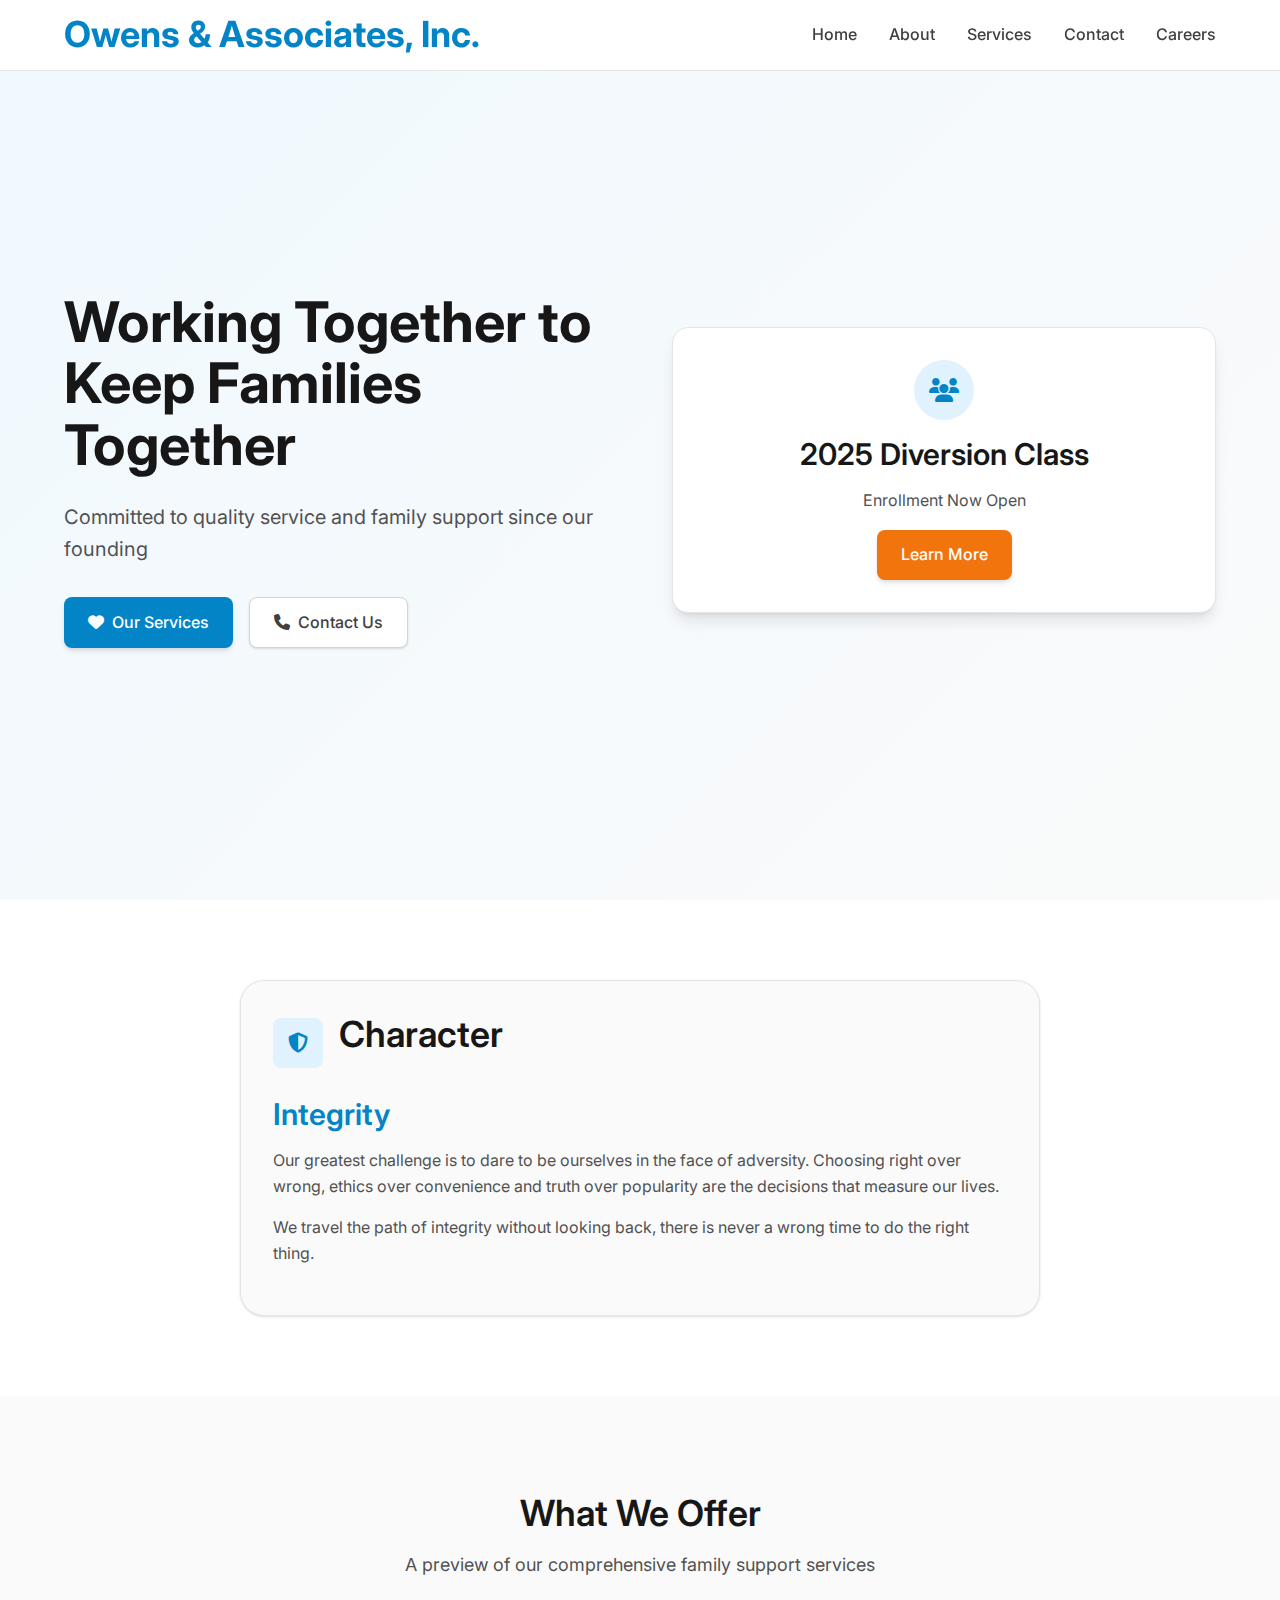
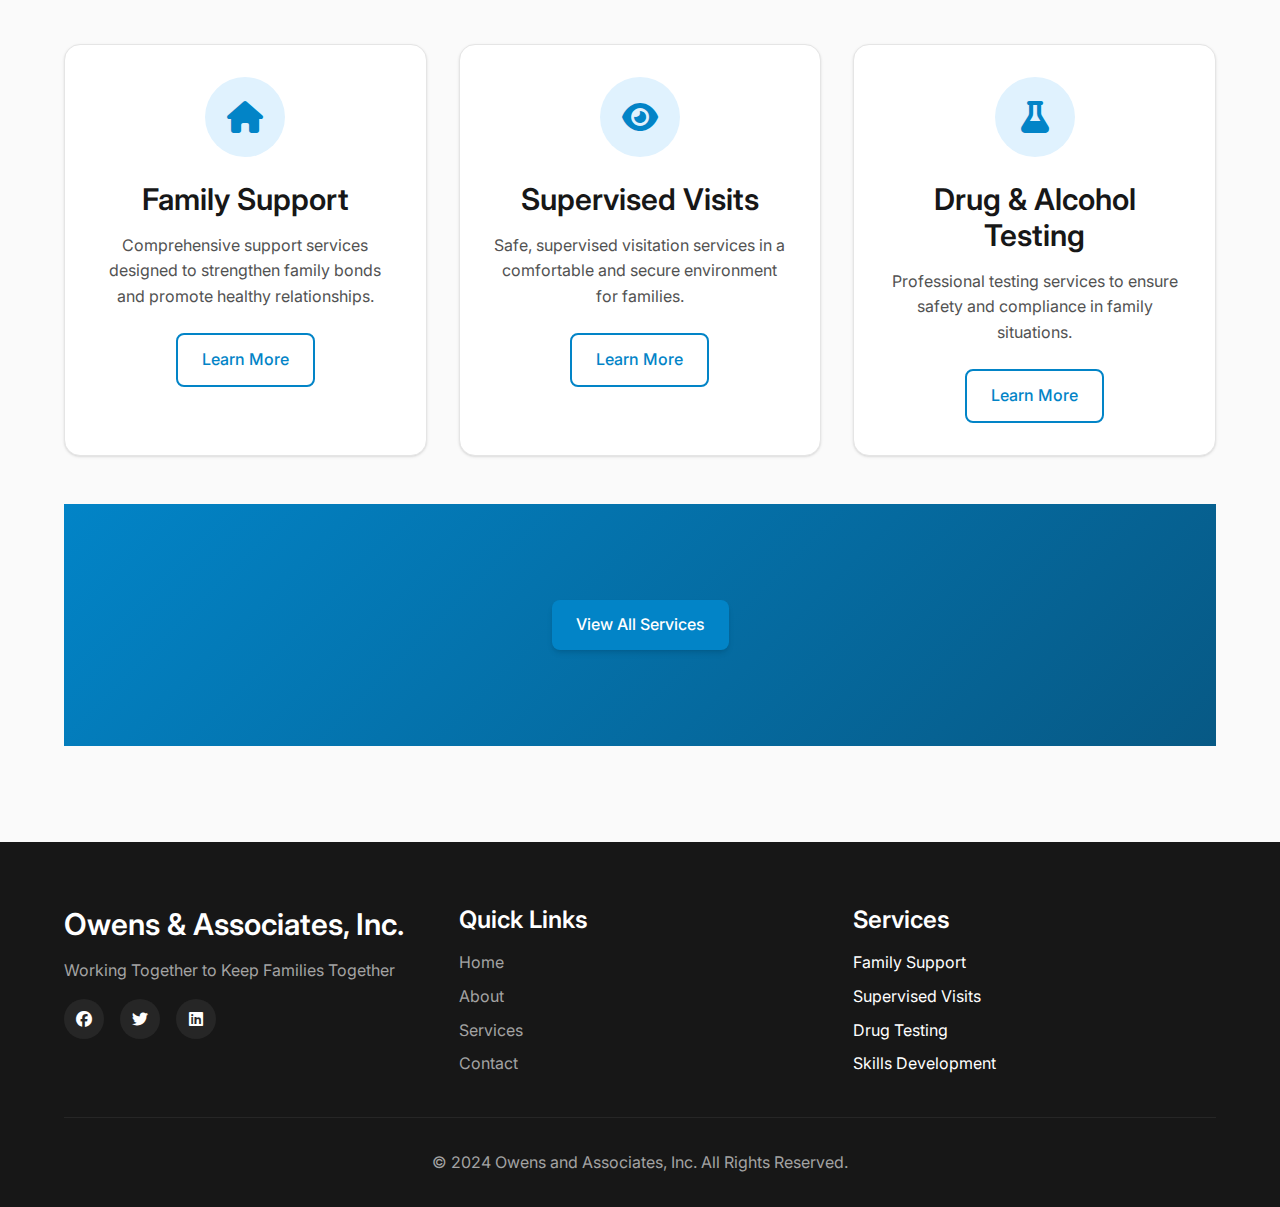
<file: index.html>
<!DOCTYPE html>
<html lang="en">
<head>
    <meta charset="UTF-8">
    <meta name="viewport" content="width=device-width, initial-scale=1.0">
    <title>Home - Owens and Associates, Inc.</title>
    <link rel="stylesheet" href="styles.css">
    <link rel="preconnect" href="https://fonts.googleapis.com">
    <link rel="preconnect" href="https://fonts.gstatic.com" crossorigin>
    <link href="https://fonts.googleapis.com/css2?family=Inter:wght@300;400;500;600;700&display=swap" rel="stylesheet">
    <link rel="stylesheet" href="https://cdnjs.cloudflare.com/ajax/libs/font-awesome/6.4.0/css/all.min.css">
</head>
<body>
    <!-- Navigation -->
    <nav class="navbar">
        <div class="nav-container">
            <div class="nav-logo">
                <h2>Owens & Associates, Inc.</h2>
            </div>
            <ul class="nav-menu">
                <li><a href="index.html" class="nav-link">Home</a></li>
                <li><a href="about.html" class="nav-link">About</a></li>
                <li><a href="services.html" class="nav-link">Services</a></li>
                <li><a href="contact.html" class="nav-link">Contact</a></li>
                <li><a href="careers.html" class="nav-link">Careers</a></li>
            </ul>
            <div class="hamburger">
                <span class="bar"></span>
                <span class="bar"></span>
                <span class="bar"></span>
            </div>
        </div>
    </nav>

    <!-- Hero Section -->
    <section id="home" class="hero">
        <div class="hero-container">
            <div class="hero-content">
                <h1 class="hero-title">Working Together to Keep Families Together</h1>
                <p class="hero-subtitle">Committed to quality service and family support since our founding</p>
                <div class="hero-cta">
                    <a href="services.html" class="btn btn-primary">
                        <i class="fas fa-heart"></i>
                        Our Services
                    </a>
                    <a href="contact.html" class="btn btn-secondary">
                        <i class="fas fa-phone"></i>
                        Contact Us
                    </a>
                </div>
            </div>
            <div class="hero-visual">
                <div class="hero-card">
                    <div class="card-icon">
                        <i class="fas fa-users"></i>
                    </div>
                    <h3>2025 Diversion Class</h3>
                    <p>Enrollment Now Open</p>
                    <a href="services.html" class="btn btn-accent">Learn More</a>
                </div>
            </div>
        </div>
    </section>

    <!-- Character Section -->
    <section class="character-section">
        <div class="container">
            <div class="character-grid">
                <div class="character-card">
                    <div class="card-header">
                        <div class="icon-container">
                            <i class="fas fa-shield-alt"></i>
                        </div>
                        <h2>Character</h2>
                    </div>
                    <div class="card-content">
                        <h3>Integrity</h3>
                        <p>Our greatest challenge is to dare to be ourselves in the face of adversity. Choosing right over wrong, ethics over convenience and truth over popularity are the decisions that measure our lives.</p>
                        <p>We travel the path of integrity without looking back, there is never a wrong time to do the right thing.</p>
                    </div>
                </div>
            </div>
        </div>
    </section>

    <!-- Featured Services Preview -->
    <section class="featured-services">
        <div class="container">
            <div class="section-header">
                <h2>What We Offer</h2>
                <p>A preview of our comprehensive family support services</p>
            </div>
            <div class="services-preview">
                <div class="service-preview-card">
                    <div class="service-icon">
                        <i class="fas fa-home"></i>
                    </div>
                    <h3>Family Support</h3>
                    <p>Comprehensive support services designed to strengthen family bonds and promote healthy relationships.</p>
                    <a href="services.html#family-support" class="btn btn-outline">Learn More</a>
                </div>
                <div class="service-preview-card">
                    <div class="service-icon">
                        <i class="fas fa-eye"></i>
                    </div>
                    <h3>Supervised Visits</h3>
                    <p>Safe, supervised visitation services in a comfortable and secure environment for families.</p>
                    <a href="services.html#supervised-visits" class="btn btn-outline">Learn More</a>
                </div>
                <div class="service-preview-card">
                    <div class="service-icon">
                        <i class="fas fa-flask"></i>
                    </div>
                    <h3>Drug & Alcohol Testing</h3>
                    <p>Professional testing services to ensure safety and compliance in family situations.</p>
                    <a href="services.html#drug-testing" class="btn btn-outline">Learn More</a>
                </div>
            </div>
            <div class="cta-section">
                <a href="services.html" class="btn btn-primary">View All Services</a>
            </div>
        </div>
    </section>

    <!-- Footer -->
    <footer class="footer">
        <div class="container">
            <div class="footer-content">
                <div class="footer-section">
                    <h3>Owens & Associates, Inc.</h3>
                    <p>Working Together to Keep Families Together</p>
                    <div class="social-links">
                        <a href="#" class="social-link"><i class="fab fa-facebook"></i></a>
                        <a href="#" class="social-link"><i class="fab fa-twitter"></i></a>
                        <a href="#" class="social-link"><i class="fab fa-linkedin"></i></a>
                    </div>
                </div>
                <div class="footer-section">
                    <h4>Quick Links</h4>
                    <ul>
                        <li><a href="index.html">Home</a></li>
                        <li><a href="about.html">About</a></li>
                        <li><a href="services.html">Services</a></li>
                        <li><a href="contact.html">Contact</a></li>
                    </ul>
                </div>
                <div class="footer-section">
                    <h4>Services</h4>
                    <ul>
                        <li>Family Support</li>
                        <li>Supervised Visits</li>
                        <li>Drug Testing</li>
                        <li>Skills Development</li>
                    </ul>
                </div>
            </div>
            <div class="footer-bottom">
                <p>&copy; 2024 Owens and Associates, Inc. All Rights Reserved.</p>
            </div>
        </div>
    </footer>

    <script src="script.js"></script>
</body>
</html>
</file>
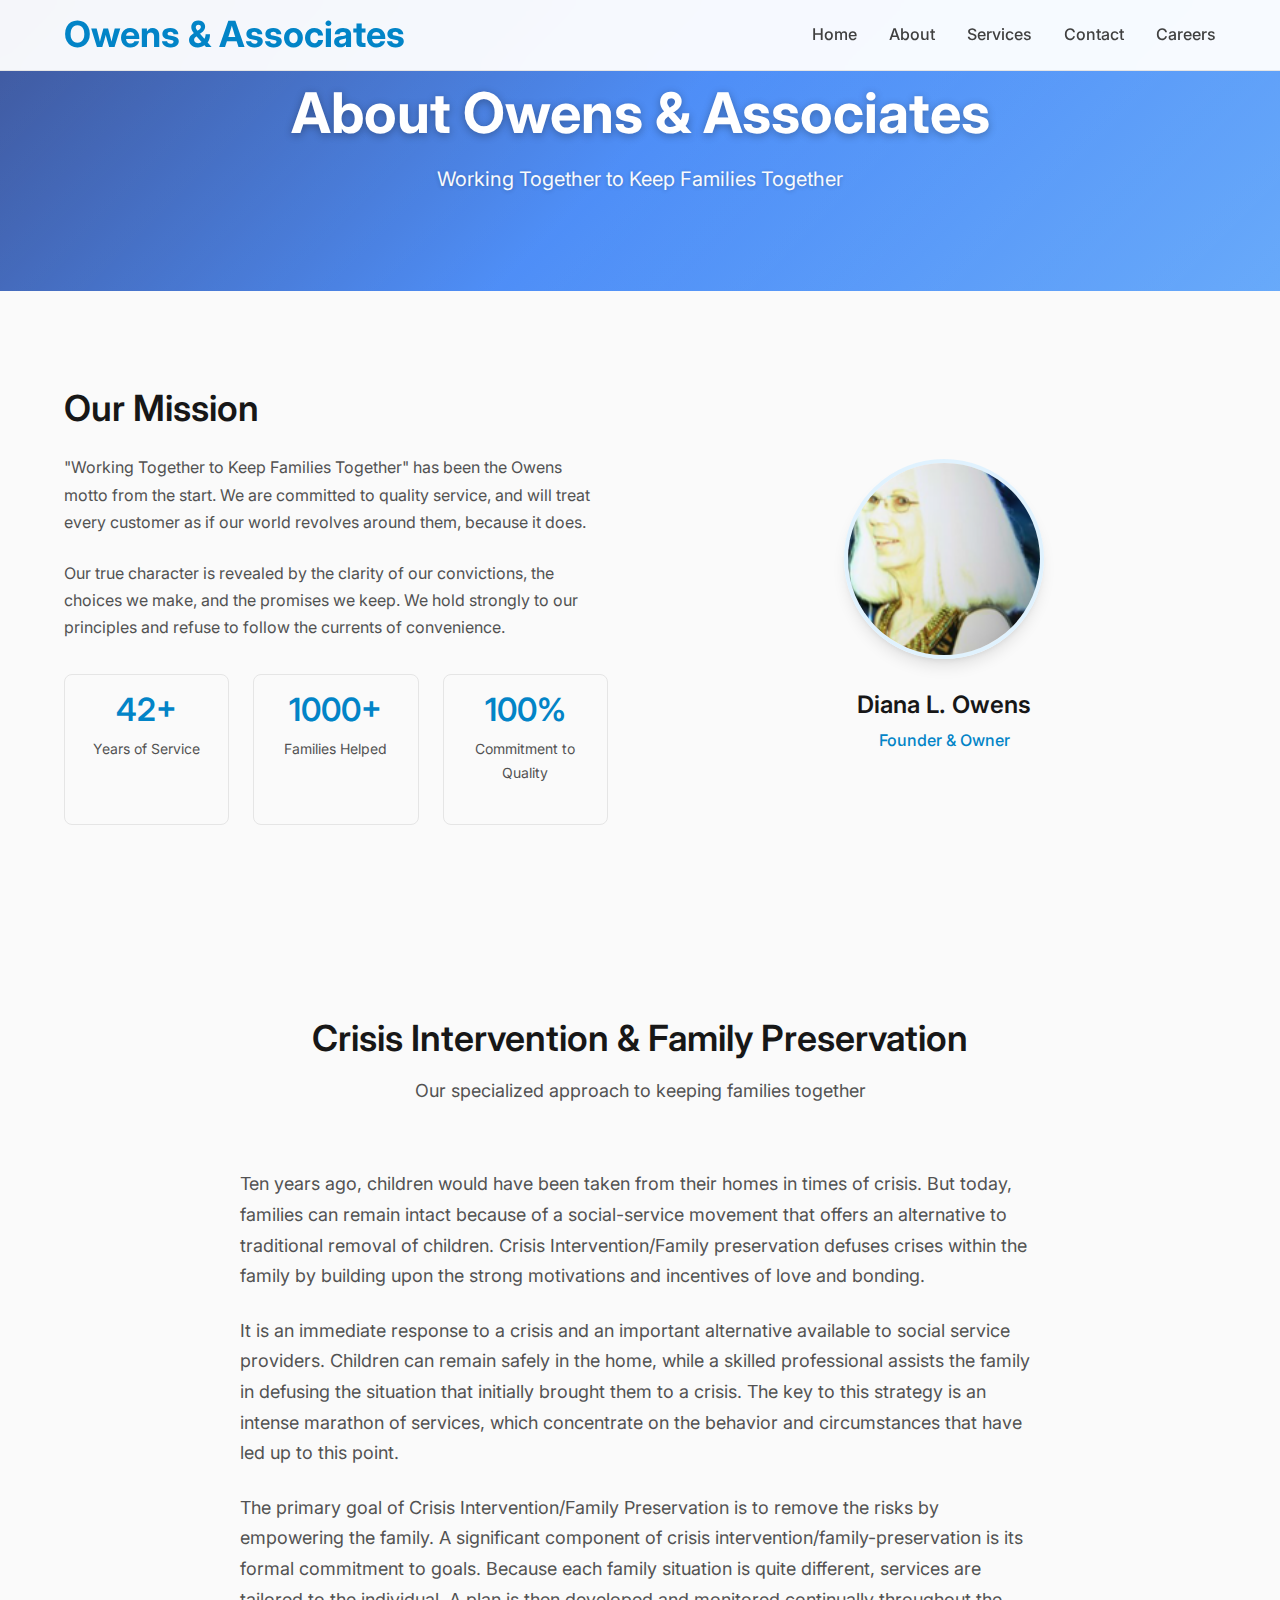
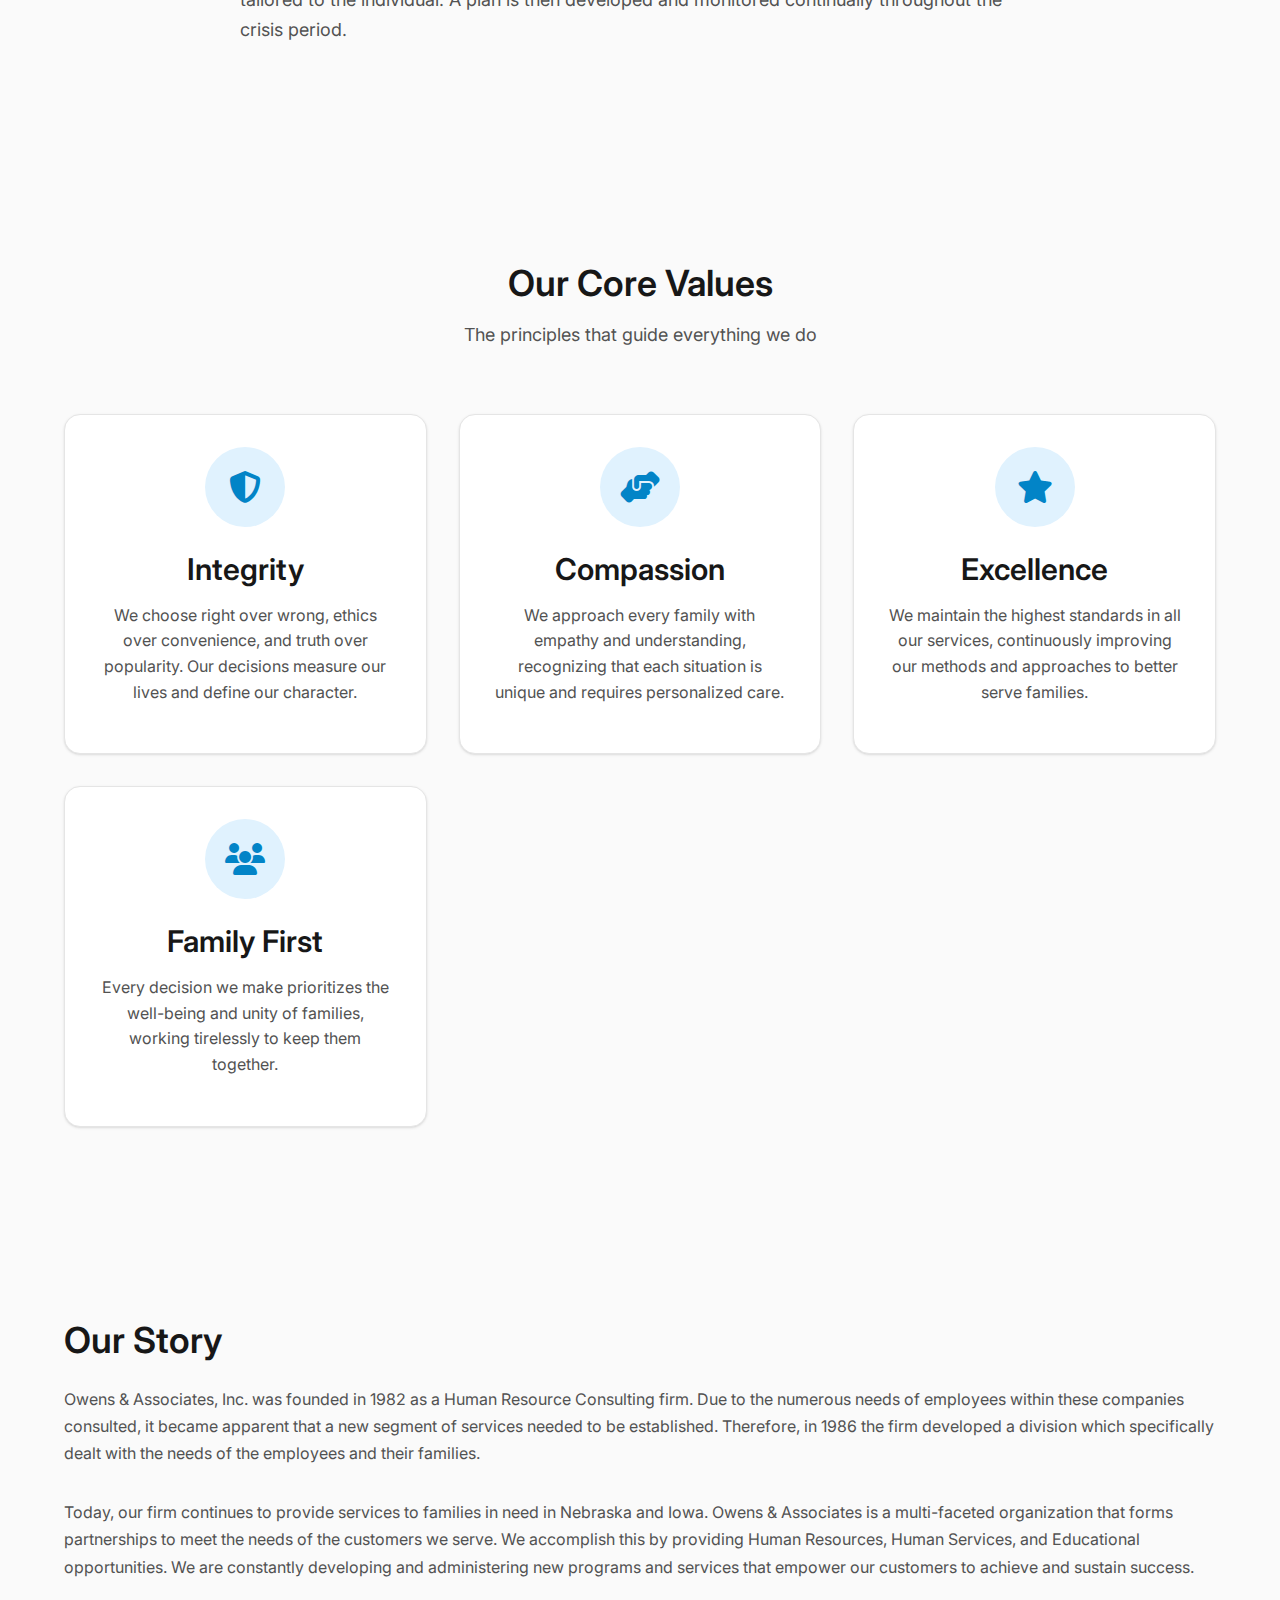
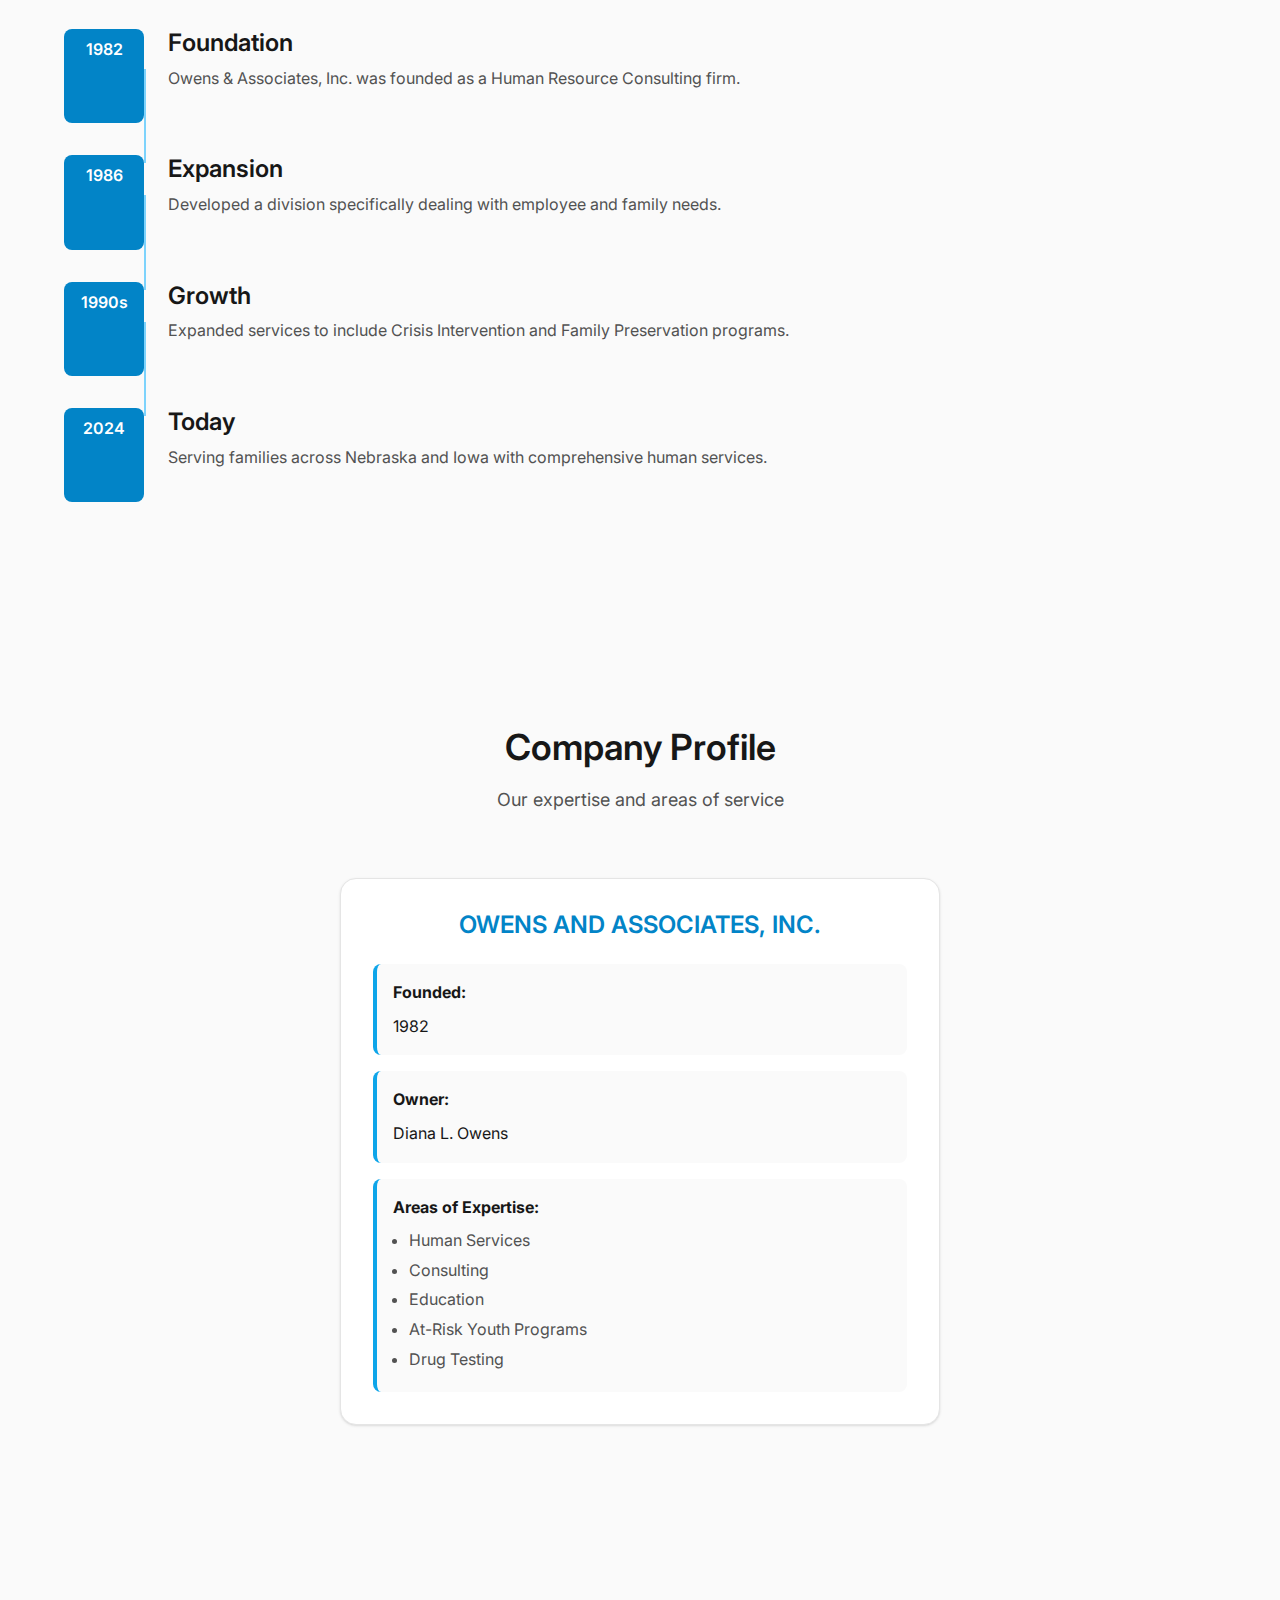
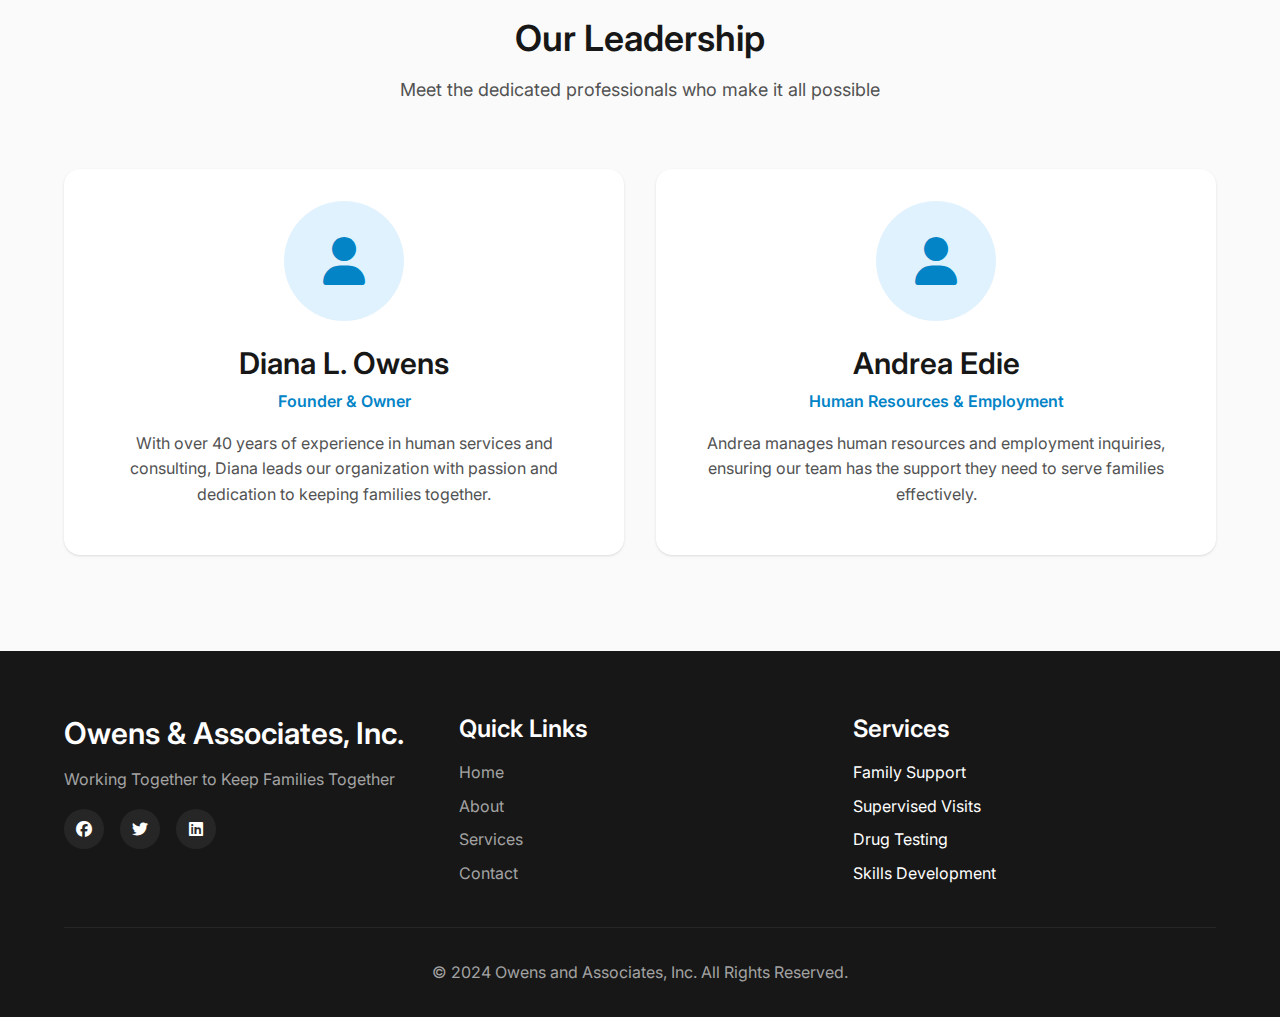
<file: about.html>
<!DOCTYPE html>
<html lang="en">
<head>
    <meta charset="UTF-8">
    <meta name="viewport" content="width=device-width, initial-scale=1.0">
    <title>About Us - Owens and Associates, Inc.</title>
    <link rel="stylesheet" href="styles.css">
    <link rel="preconnect" href="https://fonts.googleapis.com">
    <link rel="preconnect" href="https://fonts.gstatic.com" crossorigin>
    <link href="https://fonts.googleapis.com/css2?family=Inter:wght@300;400;500;600;700&display=swap" rel="stylesheet">
    <link rel="stylesheet" href="https://cdnjs.cloudflare.com/ajax/libs/font-awesome/6.4.0/css/all.min.css">
</head>
<body>
    <!-- Navigation -->
    <nav class="navbar">
        <div class="nav-container">
            <div class="nav-logo">
                <h2>Owens & Associates</h2>
            </div>
            <ul class="nav-menu">
                <li><a href="index.html" class="nav-link">Home</a></li>
                <li><a href="about.html" class="nav-link">About</a></li>
                <li><a href="services.html" class="nav-link">Services</a></li>
                <li><a href="contact.html" class="nav-link">Contact</a></li>
                <li><a href="careers.html" class="nav-link">Careers</a></li>
            </ul>
            <div class="hamburger">
                <span class="bar"></span>
                <span class="bar"></span>
                <span class="bar"></span>
            </div>
        </div>
    </nav>

    <!-- Page Header -->
    <section class="page-header">
        <div class="container">
            <h1>About Owens & Associates</h1>
            <p>Working Together to Keep Families Together</p>
        </div>
    </section>

    <!-- Mission Section -->
    <section class="mission-section">
        <div class="container">
            <div class="mission-content">
                <div class="mission-text">
                    <h2>Our Mission</h2>
                    <p>"Working Together to Keep Families Together" has been the Owens motto from the start. We are committed to quality service, and will treat every customer as if our world revolves around them, because it does.</p>
                    <p>Our true character is revealed by the clarity of our convictions, the choices we make, and the promises we keep. We hold strongly to our principles and refuse to follow the currents of convenience.</p>
                    <div class="mission-stats">
                        <div class="stat">
                            <h3>42+</h3>
                            <p>Years of Service</p>
                        </div>
                        <div class="stat">
                            <h3>1000+</h3>
                            <p>Families Helped</p>
                        </div>
                        <div class="stat">
                            <h3>100%</h3>
                            <p>Commitment to Quality</p>
                        </div>
                    </div>
                </div>
                <div class="mission-visual">
                    <div class="founder-image">
                        <img src="assets/owens-profile-pic.png" alt="Diana L. Owens, Founder & Owner of Owens & Associates" class="founder-photo">
                        <div class="founder-caption">
                            <h3>Diana L. Owens</h3>
                            <p>Founder & Owner</p>
                        </div>
                    </div>
                </div>
            </div>
        </div>
    </section>

    <!-- Crisis Intervention Section -->
    <section class="crisis-section">
        <div class="container">
            <div class="section-header">
                <h2>Crisis Intervention & Family Preservation</h2>
                <p>Our specialized approach to keeping families together</p>
            </div>
            <div class="crisis-content">
                <div class="crisis-text">
                    <p>Ten years ago, children would have been taken from their homes in times of crisis. But today, families can remain intact because of a social-service movement that offers an alternative to traditional removal of children. Crisis Intervention/Family preservation defuses crises within the family by building upon the strong motivations and incentives of love and bonding.</p>
                    <p>It is an immediate response to a crisis and an important alternative available to social service providers. Children can remain safely in the home, while a skilled professional assists the family in defusing the situation that initially brought them to a crisis. The key to this strategy is an intense marathon of services, which concentrate on the behavior and circumstances that have led up to this point.</p>
                    <p>The primary goal of Crisis Intervention/Family Preservation is to remove the risks by empowering the family. A significant component of crisis intervention/family-preservation is its formal commitment to goals. Because each family situation is quite different, services are tailored to the individual. A plan is then developed and monitored continually throughout the crisis period.</p>
                </div>
            </div>
        </div>
    </section>

    <!-- Values Section -->
    <section class="values-section">
        <div class="container">
            <div class="section-header">
                <h2>Our Core Values</h2>
                <p>The principles that guide everything we do</p>
            </div>
            <div class="values-grid">
                <div class="value-card">
                    <div class="value-icon">
                        <i class="fas fa-shield-alt"></i>
                    </div>
                    <h3>Integrity</h3>
                    <p>We choose right over wrong, ethics over convenience, and truth over popularity. Our decisions measure our lives and define our character.</p>
                </div>
                <div class="value-card">
                    <div class="value-icon">
                        <i class="fas fa-hands-helping"></i>
                    </div>
                    <h3>Compassion</h3>
                    <p>We approach every family with empathy and understanding, recognizing that each situation is unique and requires personalized care.</p>
                </div>
                <div class="value-card">
                    <div class="value-icon">
                        <i class="fas fa-star"></i>
                    </div>
                    <h3>Excellence</h3>
                    <p>We maintain the highest standards in all our services, continuously improving our methods and approaches to better serve families.</p>
                </div>
                <div class="value-card">
                    <div class="value-icon">
                        <i class="fas fa-users"></i>
                    </div>
                    <h3>Family First</h3>
                    <p>Every decision we make prioritizes the well-being and unity of families, working tirelessly to keep them together.</p>
                </div>
            </div>
        </div>
    </section>

    <!-- History Section -->
    <section class="history-section">
        <div class="container">
            <div class="history-content">
                <div class="history-text">
                    <h2>Our Story</h2>
                    <p>Owens & Associates, Inc. was founded in 1982 as a Human Resource Consulting firm. Due to the numerous needs of employees within these companies consulted, it became apparent that a new segment of services needed to be established. Therefore, in 1986 the firm developed a division which specifically dealt with the needs of the employees and their families.</p>
                    <p>Today, our firm continues to provide services to families in need in Nebraska and Iowa. Owens & Associates is a multi-faceted organization that forms partnerships to meet the needs of the customers we serve. We accomplish this by providing Human Resources, Human Services, and Educational opportunities. We are constantly developing and administering new programs and services that empower our customers to achieve and sustain success.</p>
                    <div class="timeline">
                        <div class="timeline-item">
                            <div class="timeline-year">1982</div>
                            <div class="timeline-content">
                                <h4>Foundation</h4>
                                <p>Owens & Associates, Inc. was founded as a Human Resource Consulting firm.</p>
                            </div>
                        </div>
                        <div class="timeline-item">
                            <div class="timeline-year">1986</div>
                            <div class="timeline-content">
                                <h4>Expansion</h4>
                                <p>Developed a division specifically dealing with employee and family needs.</p>
                            </div>
                        </div>
                        <div class="timeline-item">
                            <div class="timeline-year">1990s</div>
                            <div class="timeline-content">
                                <h4>Growth</h4>
                                <p>Expanded services to include Crisis Intervention and Family Preservation programs.</p>
                            </div>
                        </div>
                        <div class="timeline-item">
                            <div class="timeline-year">2024</div>
                            <div class="timeline-content">
                                <h4>Today</h4>
                                <p>Serving families across Nebraska and Iowa with comprehensive human services.</p>
                            </div>
                        </div>
                    </div>
                </div>
            </div>
        </div>
    </section>

    <!-- Company Profile Section -->
    <section class="profile-section">
        <div class="container">
            <div class="section-header">
                <h2>Company Profile</h2>
                <p>Our expertise and areas of service</p>
            </div>
            <div class="profile-content">
                <div class="profile-card">
                    <h3>OWENS AND ASSOCIATES, INC.</h3>
                    <div class="profile-details">
                        <div class="profile-item">
                            <strong>Founded:</strong> 1982
                        </div>
                        <div class="profile-item">
                            <strong>Owner:</strong> Diana L. Owens
                        </div>
                        <div class="profile-item">
                            <strong>Areas of Expertise:</strong>
                            <ul>
                                <li>Human Services</li>
                                <li>Consulting</li>
                                <li>Education</li>
                                <li>At-Risk Youth Programs</li>
                                <li>Drug Testing</li>
                            </ul>
                        </div>
                    </div>
                </div>
            </div>
        </div>
    </section>

    <!-- Team Section -->
    <section class="team-section">
        <div class="container">
            <div class="section-header">
                <h2>Our Leadership</h2>
                <p>Meet the dedicated professionals who make it all possible</p>
            </div>
            <div class="team-grid">
                <div class="team-member">
                    <div class="member-photo">
                        <i class="fas fa-user"></i>
                    </div>
                    <h3>Diana L. Owens</h3>
                    <p class="member-title">Founder & Owner</p>
                    <p class="member-bio">With over 40 years of experience in human services and consulting, Diana leads our organization with passion and dedication to keeping families together.</p>
                </div>
                <div class="team-member">
                    <div class="member-photo">
                        <i class="fas fa-user"></i>
                    </div>
                    <h3>Andrea Edie</h3>
                    <p class="member-title">Human Resources & Employment</p>
                    <p class="member-bio">Andrea manages human resources and employment inquiries, ensuring our team has the support they need to serve families effectively.</p>
                </div>
            </div>
        </div>
    </section>

    <!-- Footer -->
    <footer class="footer">
        <div class="container">
            <div class="footer-content">
                <div class="footer-section">
                    <h3>Owens & Associates, Inc.</h3>
                    <p>Working Together to Keep Families Together</p>
                    <div class="social-links">
                        <a href="#" class="social-link"><i class="fab fa-facebook"></i></a>
                        <a href="#" class="social-link"><i class="fab fa-twitter"></i></a>
                        <a href="#" class="social-link"><i class="fab fa-linkedin"></i></a>
                    </div>
                </div>
                <div class="footer-section">
                    <h4>Quick Links</h4>
                    <ul>
                        <li><a href="index.html">Home</a></li>
                        <li><a href="about.html">About</a></li>
                        <li><a href="services.html">Services</a></li>
                        <li><a href="contact.html">Contact</a></li>
                    </ul>
                </div>
                <div class="footer-section">
                    <h4>Services</h4>
                    <ul>
                        <li>Family Support</li>
                        <li>Supervised Visits</li>
                        <li>Drug Testing</li>
                        <li>Skills Development</li>
                    </ul>
                </div>
            </div>
            <div class="footer-bottom">
                <p>&copy; 2024 Owens and Associates, Inc. All Rights Reserved.</p>
            </div>
        </div>
    </footer>

    <script src="script.js"></script>
</body>
</html>
</file>
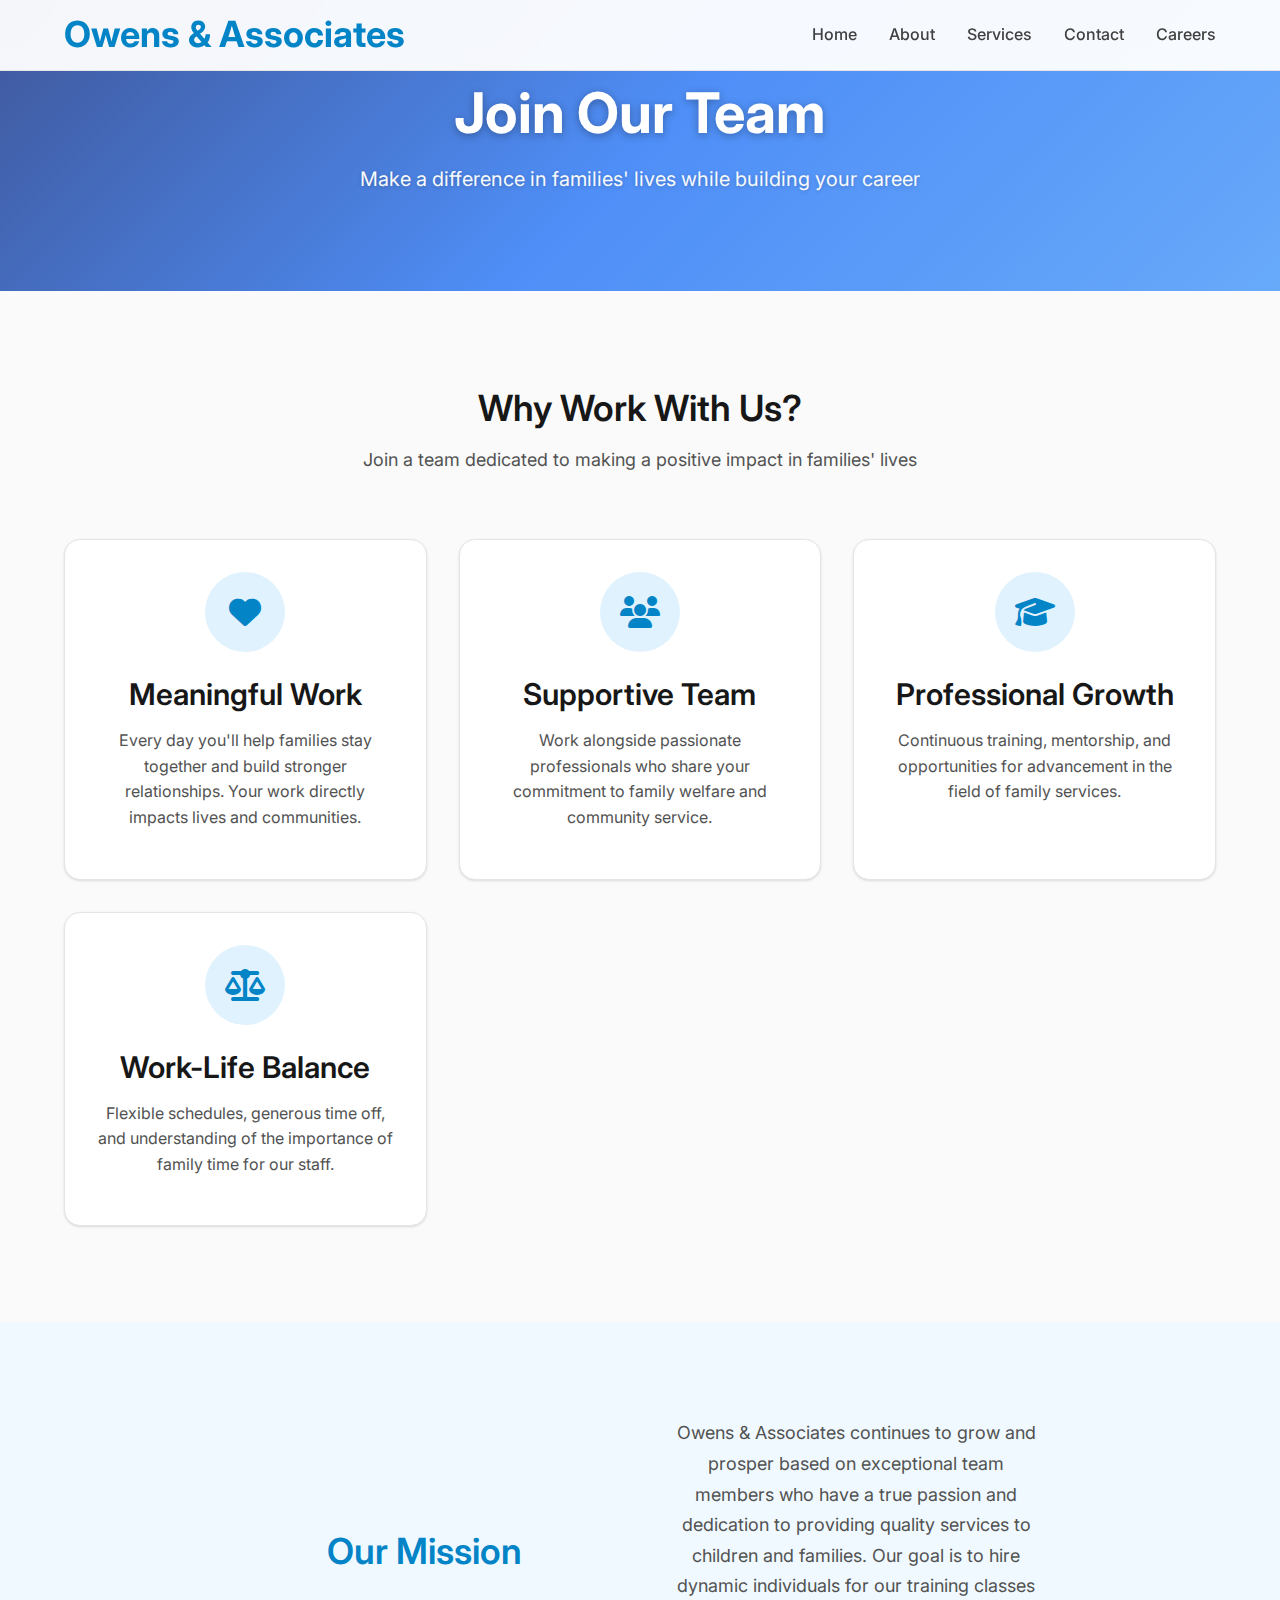
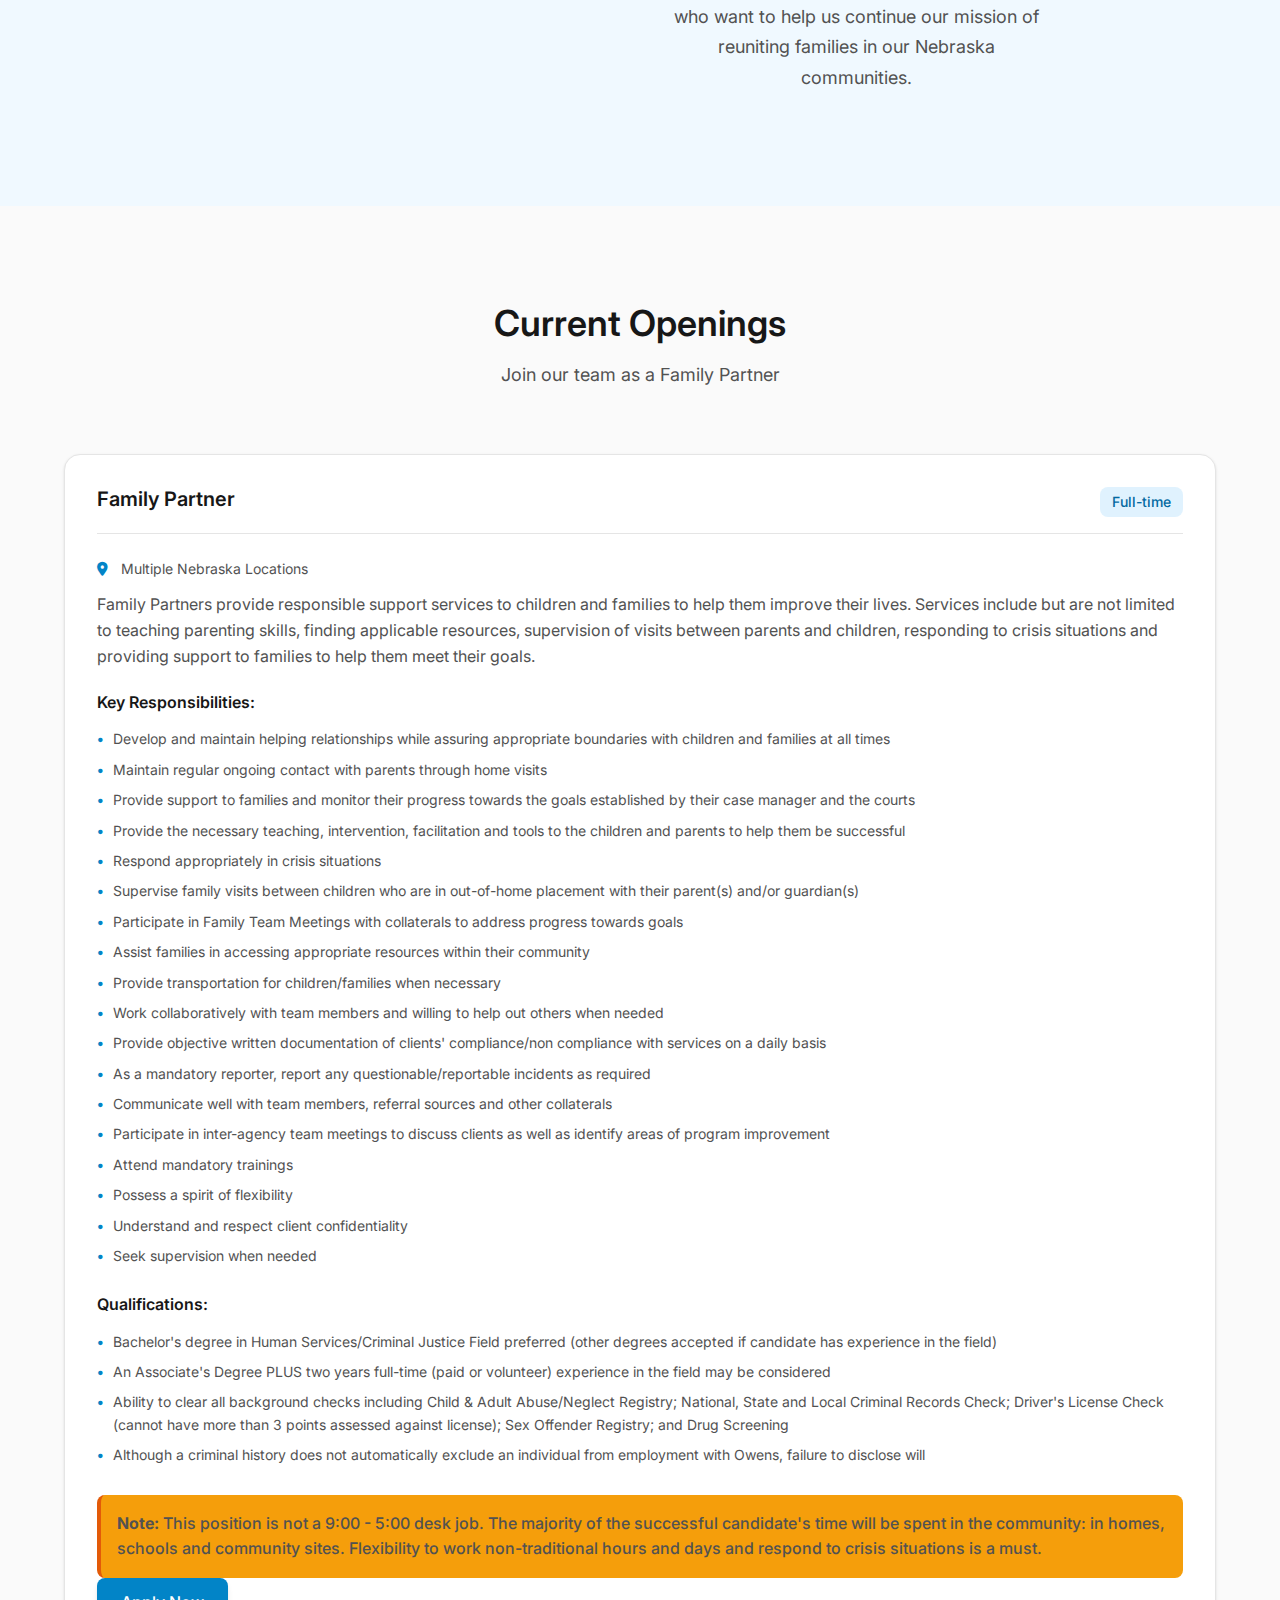
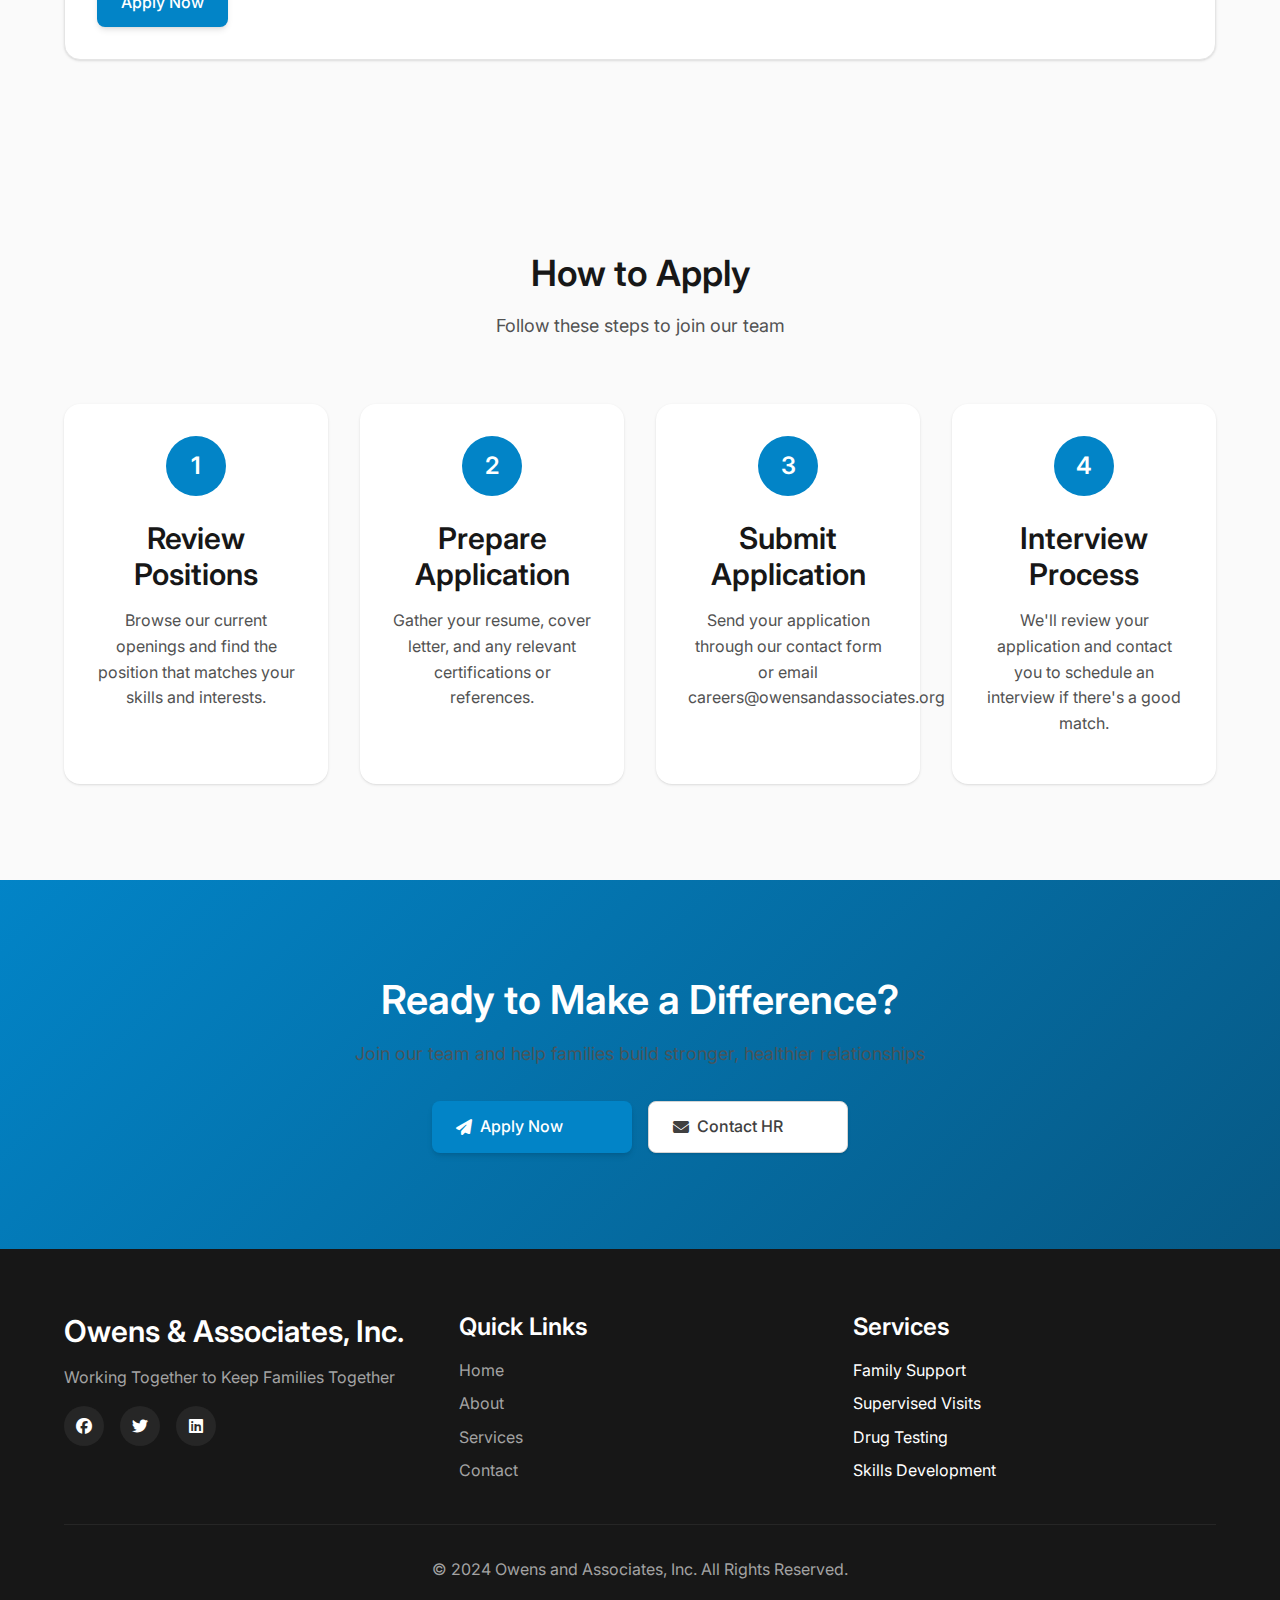
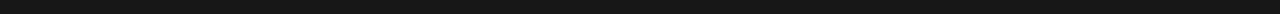
<file: careers.html>
<!DOCTYPE html>
<html lang="en">
<head>
    <meta charset="UTF-8">
    <meta name="viewport" content="width=device-width, initial-scale=1.0">
    <title>Careers - Owens and Associates, Inc.</title>
    <link rel="stylesheet" href="styles.css">
    <link rel="preconnect" href="https://fonts.googleapis.com">
    <link rel="preconnect" href="https://fonts.gstatic.com" crossorigin>
    <link href="https://fonts.googleapis.com/css2?family=Inter:wght@300;400;500;600;700&display=swap" rel="stylesheet">
    <link rel="stylesheet" href="https://cdnjs.cloudflare.com/ajax/libs/font-awesome/6.4.0/css/all.min.css">
</head>
<body>
    <!-- Navigation -->
    <nav class="navbar">
        <div class="nav-container">
            <div class="nav-logo">
                <h2>Owens & Associates</h2>
            </div>
            <ul class="nav-menu">
                <li><a href="index.html" class="nav-link">Home</a></li>
                <li><a href="about.html" class="nav-link">About</a></li>
                <li><a href="services.html" class="nav-link">Services</a></li>
                <li><a href="contact.html" class="nav-link">Contact</a></li>
                <li><a href="careers.html" class="nav-link">Careers</a></li>
            </ul>
            <div class="hamburger">
                <span class="bar"></span>
                <span class="bar"></span>
                <span class="bar"></span>
            </div>
        </div>
    </nav>

    <!-- Page Header -->
    <section class="page-header">
        <div class="container">
            <h1>Join Our Team</h1>
            <p>Make a difference in families' lives while building your career</p>
        </div>
    </section>

    <!-- Culture Section -->
    <section class="culture-section">
        <div class="container">
            <div class="section-header">
                <h2>Why Work With Us?</h2>
                <p>Join a team dedicated to making a positive impact in families' lives</p>
            </div>
            <div class="culture-grid">
                <div class="culture-card">
                    <div class="culture-icon">
                        <i class="fas fa-heart"></i>
                    </div>
                    <h3>Meaningful Work</h3>
                    <p>Every day you'll help families stay together and build stronger relationships. Your work directly impacts lives and communities.</p>
                </div>
                <div class="culture-card">
                    <div class="culture-icon">
                        <i class="fas fa-users"></i>
                    </div>
                    <h3>Supportive Team</h3>
                    <p>Work alongside passionate professionals who share your commitment to family welfare and community service.</p>
                </div>
                <div class="culture-card">
                    <div class="culture-icon">
                        <i class="fas fa-graduation-cap"></i>
                    </div>
                    <h3>Professional Growth</h3>
                    <p>Continuous training, mentorship, and opportunities for advancement in the field of family services.</p>
                </div>
                <div class="culture-card">
                    <div class="culture-icon">
                        <i class="fas fa-balance-scale"></i>
                    </div>
                    <h3>Work-Life Balance</h3>
                    <p>Flexible schedules, generous time off, and understanding of the importance of family time for our staff.</p>
                </div>
            </div>
        </div>
    </section>

    <!-- Mission Statement Section -->
    <section class="mission-statement-section">
        <div class="container">
            <div class="mission-content">
                <h2>Our Mission</h2>
                <p>Owens & Associates continues to grow and prosper based on exceptional team members who have a true passion and dedication to providing quality services to children and families. Our goal is to hire dynamic individuals for our training classes who want to help us continue our mission of reuniting families in our Nebraska communities.</p>
            </div>
        </div>
    </section>

    <!-- Job Openings Section -->
    <section class="jobs-section">
        <div class="container">
            <div class="section-header">
                <h2>Current Openings</h2>
                <p>Join our team as a Family Partner</p>
            </div>
            <div class="jobs-grid">
                <div class="job-card">
                    <div class="job-header">
                        <h3>Family Partner</h3>
                        <span class="job-type">Full-time</span>
                    </div>
                    <div class="job-details">
                        <p class="job-location"><i class="fas fa-map-marker-alt"></i> Multiple Nebraska Locations</p>
                        <p class="job-description">Family Partners provide responsible support services to children and families to help them improve their lives. Services include but are not limited to teaching parenting skills, finding applicable resources, supervision of visits between parents and children, responding to crisis situations and providing support to families to help them meet their goals.</p>
                        <div class="job-requirements">
                            <h4>Key Responsibilities:</h4>
                            <ul>
                                <li>Develop and maintain helping relationships while assuring appropriate boundaries with children and families at all times</li>
                                <li>Maintain regular ongoing contact with parents through home visits</li>
                                <li>Provide support to families and monitor their progress towards the goals established by their case manager and the courts</li>
                                <li>Provide the necessary teaching, intervention, facilitation and tools to the children and parents to help them be successful</li>
                                <li>Respond appropriately in crisis situations</li>
                                <li>Supervise family visits between children who are in out-of-home placement with their parent(s) and/or guardian(s)</li>
                                <li>Participate in Family Team Meetings with collaterals to address progress towards goals</li>
                                <li>Assist families in accessing appropriate resources within their community</li>
                                <li>Provide transportation for children/families when necessary</li>
                                <li>Work collaboratively with team members and willing to help out others when needed</li>
                                <li>Provide objective written documentation of clients' compliance/non compliance with services on a daily basis</li>
                                <li>As a mandatory reporter, report any questionable/reportable incidents as required</li>
                                <li>Communicate well with team members, referral sources and other collaterals</li>
                                <li>Participate in inter-agency team meetings to discuss clients as well as identify areas of program improvement</li>
                                <li>Attend mandatory trainings</li>
                                <li>Possess a spirit of flexibility</li>
                                <li>Understand and respect client confidentiality</li>
                                <li>Seek supervision when needed</li>
                            </ul>
                        </div>
                        <div class="job-requirements">
                            <h4>Qualifications:</h4>
                            <ul>
                                <li>Bachelor's degree in Human Services/Criminal Justice Field preferred (other degrees accepted if candidate has experience in the field)</li>
                                <li>An Associate's Degree PLUS two years full-time (paid or volunteer) experience in the field may be considered</li>
                                <li>Ability to clear all background checks including Child & Adult Abuse/Neglect Registry; National, State and Local Criminal Records Check; Driver's License Check (cannot have more than 3 points assessed against license); Sex Offender Registry; and Drug Screening</li>
                                <li>Although a criminal history does not automatically exclude an individual from employment with Owens, failure to disclose will</li>
                            </ul>
                        </div>
                        <div class="job-note">
                            <p><strong>Note:</strong> This position is not a 9:00 - 5:00 desk job. The majority of the successful candidate's time will be spent in the community: in homes, schools and community sites. Flexibility to work non-traditional hours and days and respond to crisis situations is a must.</p>
                        </div>
                    </div>
                    <a href="contact.html" class="btn btn-primary">Apply Now</a>
                </div>
            </div>
        </div>
    </section>

    <!-- Application Process Section -->
    <section class="application-section">
        <div class="container">
            <div class="section-header">
                <h2>How to Apply</h2>
                <p>Follow these steps to join our team</p>
            </div>
            <div class="application-steps">
                <div class="application-step">
                    <div class="step-number">1</div>
                    <h3>Review Positions</h3>
                    <p>Browse our current openings and find the position that matches your skills and interests.</p>
                </div>
                <div class="application-step">
                    <div class="step-number">2</div>
                    <h3>Prepare Application</h3>
                    <p>Gather your resume, cover letter, and any relevant certifications or references.</p>
                </div>
                <div class="application-step">
                    <div class="step-number">3</div>
                    <h3>Submit Application</h3>
                    <p>Send your application through our contact form or email careers@owensandassociates.org</p>
                </div>
                <div class="application-step">
                    <div class="step-number">4</div>
                    <h3>Interview Process</h3>
                    <p>We'll review your application and contact you to schedule an interview if there's a good match.</p>
                </div>
            </div>
        </div>
    </section>

    <!-- CTA Section -->
    <section class="cta-section">
        <div class="container">
            <div class="cta-content">
                <h2>Ready to Make a Difference?</h2>
                <p>Join our team and help families build stronger, healthier relationships</p>
                <div class="cta-buttons">
                    <a href="contact.html" class="btn btn-primary">
                        <i class="fas fa-paper-plane"></i>
                        Apply Now
                    </a>
                    <a href="contact.html" class="btn btn-secondary">
                        <i class="fas fa-envelope"></i>
                        Contact HR
                    </a>
                </div>
            </div>
        </div>
    </section>

    <!-- Footer -->
    <footer class="footer">
        <div class="container">
            <div class="footer-content">
                <div class="footer-section">
                    <h3>Owens & Associates, Inc.</h3>
                    <p>Working Together to Keep Families Together</p>
                    <div class="social-links">
                        <a href="#" class="social-link"><i class="fab fa-facebook"></i></a>
                        <a href="#" class="social-link"><i class="fab fa-twitter"></i></a>
                        <a href="#" class="social-link"><i class="fab fa-linkedin"></i></a>
                    </div>
                </div>
                <div class="footer-section">
                    <h4>Quick Links</h4>
                    <ul>
                        <li><a href="index.html">Home</a></li>
                        <li><a href="about.html">About</a></li>
                        <li><a href="services.html">Services</a></li>
                        <li><a href="contact.html">Contact</a></li>
                    </ul>
                </div>
                <div class="footer-section">
                    <h4>Services</h4>
                    <ul>
                        <li>Family Support</li>
                        <li>Supervised Visits</li>
                        <li>Drug Testing</li>
                        <li>Skills Development</li>
                    </ul>
                </div>
            </div>
            <div class="footer-bottom">
                <p>&copy; 2024 Owens and Associates, Inc. All Rights Reserved.</p>
            </div>
        </div>
    </footer>

    <script src="script.js"></script>
</body>
</html>
</file>
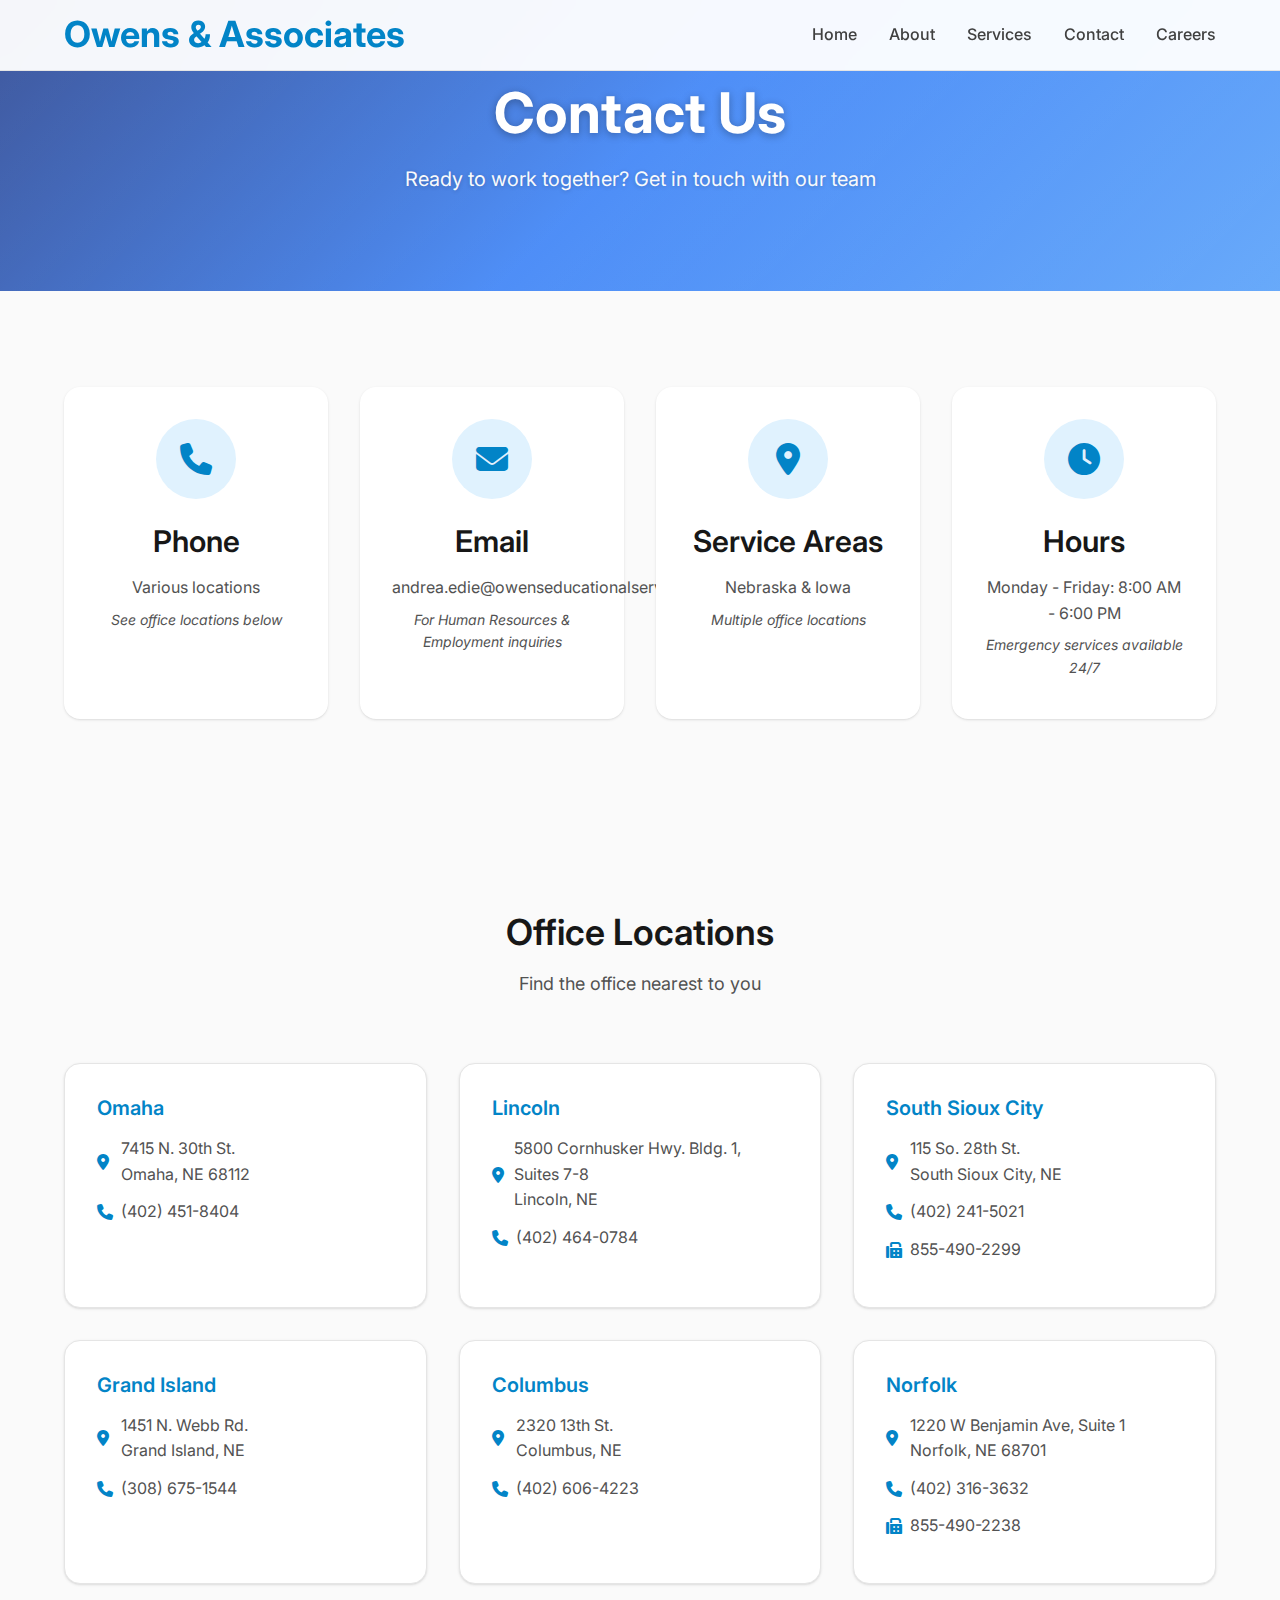
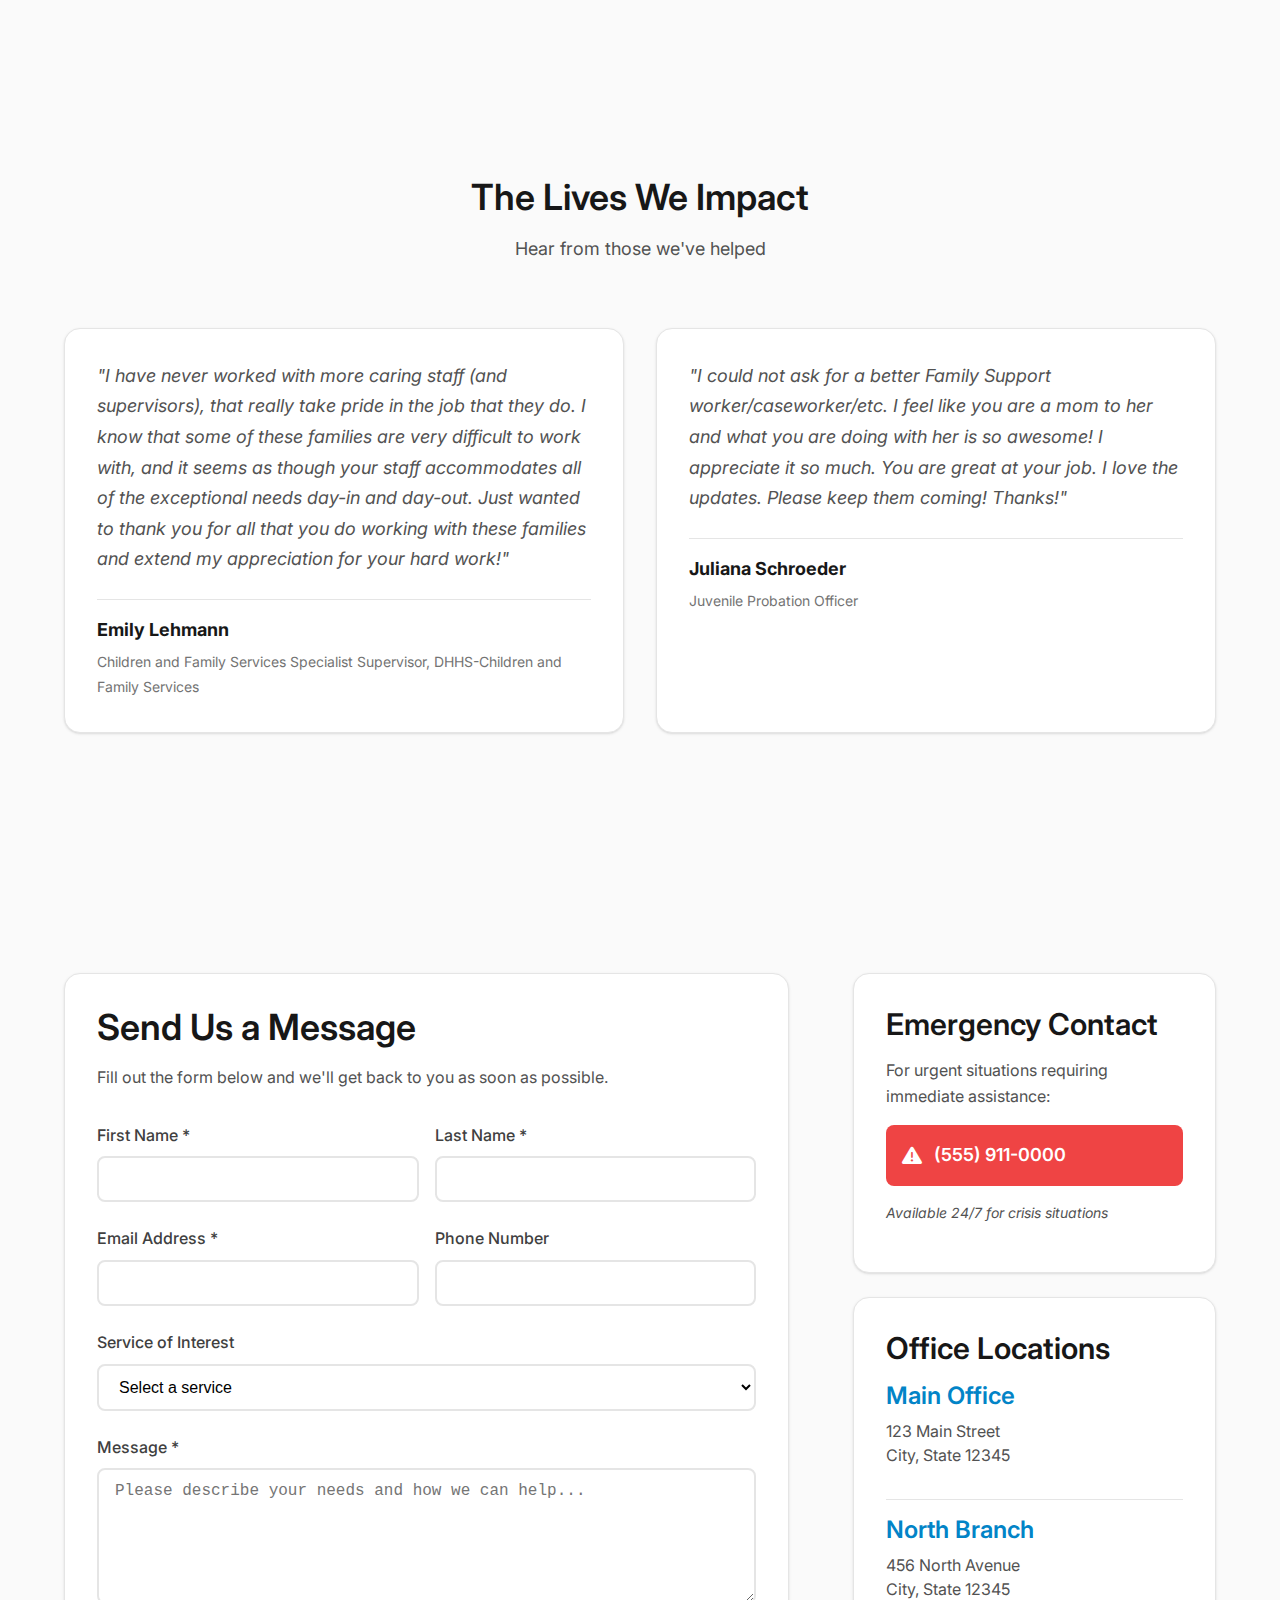
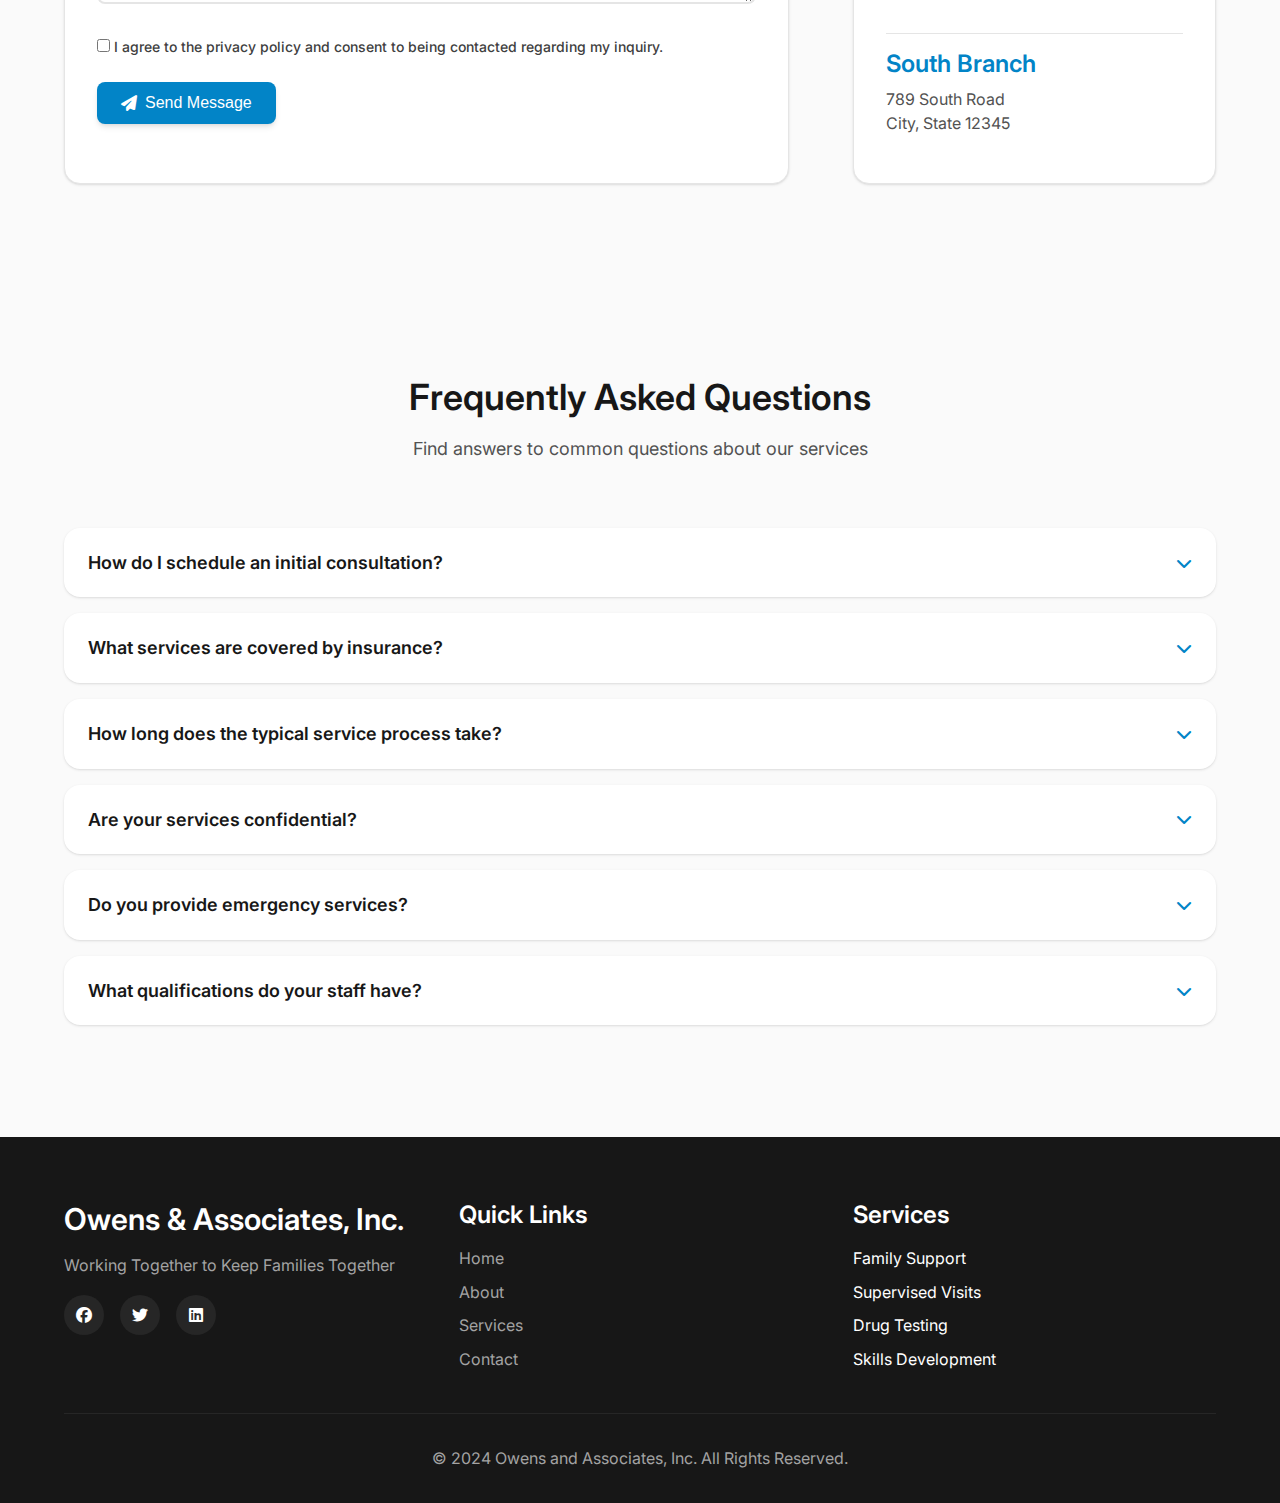
<file: contact.html>
<!DOCTYPE html>
<html lang="en">
<head>
    <meta charset="UTF-8">
    <meta name="viewport" content="width=device-width, initial-scale=1.0">
    <title>Contact Us - Owens and Associates, Inc.</title>
    <link rel="stylesheet" href="styles.css">
    <link rel="preconnect" href="https://fonts.googleapis.com">
    <link rel="preconnect" href="https://fonts.gstatic.com" crossorigin>
    <link href="https://fonts.googleapis.com/css2?family=Inter:wght@300;400;500;600;700&display=swap" rel="stylesheet">
    <link rel="stylesheet" href="https://cdnjs.cloudflare.com/ajax/libs/font-awesome/6.4.0/css/all.min.css">
</head>
<body>
    <!-- Navigation -->
    <nav class="navbar">
        <div class="nav-container">
            <div class="nav-logo">
                <h2>Owens & Associates</h2>
            </div>
            <ul class="nav-menu">
                <li><a href="index.html" class="nav-link">Home</a></li>
                <li><a href="about.html" class="nav-link">About</a></li>
                <li><a href="services.html" class="nav-link">Services</a></li>
                <li><a href="contact.html" class="nav-link">Contact</a></li>
                <li><a href="careers.html" class="nav-link">Careers</a></li>
            </ul>
            <div class="hamburger">
                <span class="bar"></span>
                <span class="bar"></span>
                <span class="bar"></span>
            </div>
        </div>
    </nav>

    <!-- Page Header -->
    <section class="page-header">
        <div class="container">
            <h1>Contact Us</h1>
            <p>Ready to work together? Get in touch with our team</p>
        </div>
    </section>

    <!-- Contact Information -->
    <section class="contact-info-section">
        <div class="container">
            <div class="contact-grid">
                <div class="contact-card">
                    <div class="contact-icon">
                        <i class="fas fa-phone"></i>
                    </div>
                    <h3>Phone</h3>
                    <p>Various locations</p>
                    <p class="contact-note">See office locations below</p>
                </div>
                <div class="contact-card">
                    <div class="contact-icon">
                        <i class="fas fa-envelope"></i>
                    </div>
                    <h3>Email</h3>
                    <p>andrea.edie@owenseducationalservices.org</p>
                    <p class="contact-note">For Human Resources & Employment inquiries</p>
                </div>
                <div class="contact-card">
                    <div class="contact-icon">
                        <i class="fas fa-map-marker-alt"></i>
                    </div>
                    <h3>Service Areas</h3>
                    <p>Nebraska & Iowa</p>
                    <p class="contact-note">Multiple office locations</p>
                </div>
                <div class="contact-card">
                    <div class="contact-icon">
                        <i class="fas fa-clock"></i>
                    </div>
                    <h3>Hours</h3>
                    <p>Monday - Friday: 8:00 AM - 6:00 PM</p>
                    <p class="contact-note">Emergency services available 24/7</p>
                </div>
            </div>
        </div>
    </section>

    <!-- Office Locations Section -->
    <section class="locations-section">
        <div class="container">
            <div class="section-header">
                <h2>Office Locations</h2>
                <p>Find the office nearest to you</p>
            </div>
            <div class="locations-grid">
                <div class="location-card">
                    <h3>Omaha</h3>
                    <p><i class="fas fa-map-marker-alt"></i> 7415 N. 30th St.<br>Omaha, NE 68112</p>
                    <p><i class="fas fa-phone"></i> (402) 451-8404</p>
                </div>
                <div class="location-card">
                    <h3>Lincoln</h3>
                    <p><i class="fas fa-map-marker-alt"></i> 5800 Cornhusker Hwy. Bldg. 1, Suites 7-8<br>Lincoln, NE</p>
                    <p><i class="fas fa-phone"></i> (402) 464-0784</p>
                </div>
                <div class="location-card">
                    <h3>South Sioux City</h3>
                    <p><i class="fas fa-map-marker-alt"></i> 115 So. 28th St.<br>South Sioux City, NE</p>
                    <p><i class="fas fa-phone"></i> (402) 241-5021</p>
                    <p><i class="fas fa-fax"></i> 855-490-2299</p>
                </div>
                <div class="location-card">
                    <h3>Grand Island</h3>
                    <p><i class="fas fa-map-marker-alt"></i> 1451 N. Webb Rd.<br>Grand Island, NE</p>
                    <p><i class="fas fa-phone"></i> (308) 675-1544</p>
                </div>
                <div class="location-card">
                    <h3>Columbus</h3>
                    <p><i class="fas fa-map-marker-alt"></i> 2320 13th St.<br>Columbus, NE</p>
                    <p><i class="fas fa-phone"></i> (402) 606-4223</p>
                </div>
                <div class="location-card">
                    <h3>Norfolk</h3>
                    <p><i class="fas fa-map-marker-alt"></i> 1220 W Benjamin Ave, Suite 1<br>Norfolk, NE 68701</p>
                    <p><i class="fas fa-phone"></i> (402) 316-3632</p>
                    <p><i class="fas fa-fax"></i> 855-490-2238</p>
                </div>
            </div>
        </div>
    </section>

    <!-- Testimonials Section -->
    <section class="testimonials-section">
        <div class="container">
            <div class="section-header">
                <h2>The Lives We Impact</h2>
                <p>Hear from those we've helped</p>
            </div>
            <div class="testimonials-grid">
                <div class="testimonial-card">
                    <div class="testimonial-content">
                        <p>"I have never worked with more caring staff (and supervisors), that really take pride in the job that they do. I know that some of these families are very difficult to work with, and it seems as though your staff accommodates all of the exceptional needs day-in and day-out. Just wanted to thank you for all that you do working with these families and extend my appreciation for your hard work!"</p>
                    </div>
                    <div class="testimonial-author">
                        <strong>Emily Lehmann</strong>
                        <span>Children and Family Services Specialist Supervisor, DHHS-Children and Family Services</span>
                    </div>
                </div>
                <div class="testimonial-card">
                    <div class="testimonial-content">
                        <p>"I could not ask for a better Family Support worker/caseworker/etc. I feel like you are a mom to her and what you are doing with her is so awesome! I appreciate it so much. You are great at your job. I love the updates. Please keep them coming! Thanks!"</p>
                    </div>
                    <div class="testimonial-author">
                        <strong>Juliana Schroeder</strong>
                        <span>Juvenile Probation Officer</span>
                    </div>
                </div>
            </div>
        </div>
    </section>

    <!-- Contact Form Section -->
    <section class="contact-form-section">
        <div class="container">
            <div class="contact-content">
                <div class="contact-form">
                    <h2>Send Us a Message</h2>
                    <p>Fill out the form below and we'll get back to you as soon as possible.</p>
                    <form id="contactForm">
                        <div class="form-row">
                            <div class="form-group">
                                <label for="firstName">First Name *</label>
                                <input type="text" id="firstName" name="firstName" required>
                            </div>
                            <div class="form-group">
                                <label for="lastName">Last Name *</label>
                                <input type="text" id="lastName" name="lastName" required>
                            </div>
                        </div>
                        <div class="form-row">
                            <div class="form-group">
                                <label for="email">Email Address *</label>
                                <input type="email" id="email" name="email" required>
                            </div>
                            <div class="form-group">
                                <label for="phone">Phone Number</label>
                                <input type="tel" id="phone" name="phone">
                            </div>
                        </div>
                        <div class="form-group">
                            <label for="service">Service of Interest</label>
                            <select id="service" name="service">
                                <option value="">Select a service</option>
                                <option value="family-support">Family Support Services</option>
                                <option value="supervised-visits">Supervised Visits</option>
                                <option value="drug-testing">Drug & Alcohol Testing</option>
                                <option value="safety-assessment">In-home Safety Assessment</option>
                                <option value="skills-development">Skills Development</option>
                                <option value="diversion-classes">Diversion Classes</option>
                                <option value="other">Other</option>
                            </select>
                        </div>
                        <div class="form-group">
                            <label for="message">Message *</label>
                            <textarea id="message" name="message" rows="6" required placeholder="Please describe your needs and how we can help..."></textarea>
                        </div>
                        <div class="form-group">
                            <label class="checkbox-label">
                                <input type="checkbox" name="privacy" required>
                                <span class="checkmark"></span>
                                I agree to the privacy policy and consent to being contacted regarding my inquiry.
                            </label>
                        </div>
                        <button type="submit" class="btn btn-primary">
                            <i class="fas fa-paper-plane"></i>
                            Send Message
                        </button>
                    </form>
                </div>
                <div class="contact-sidebar">
                    <div class="sidebar-card">
                        <h3>Emergency Contact</h3>
                        <p>For urgent situations requiring immediate assistance:</p>
                        <div class="emergency-contact">
                            <i class="fas fa-exclamation-triangle"></i>
                            <span>(555) 911-0000</span>
                        </div>
                        <p class="emergency-note">Available 24/7 for crisis situations</p>
                    </div>
                    <div class="sidebar-card">
                        <h3>Office Locations</h3>
                        <div class="location-item">
                            <h4>Main Office</h4>
                            <p>123 Main Street<br>City, State 12345</p>
                        </div>
                        <div class="location-item">
                            <h4>North Branch</h4>
                            <p>456 North Avenue<br>City, State 12345</p>
                        </div>
                        <div class="location-item">
                            <h4>South Branch</h4>
                            <p>789 South Road<br>City, State 12345</p>
                        </div>
                    </div>
                </div>
            </div>
        </div>
    </section>

    <!-- FAQ Section -->
    <section class="faq-section">
        <div class="container">
            <div class="section-header">
                <h2>Frequently Asked Questions</h2>
                <p>Find answers to common questions about our services</p>
            </div>
            <div class="faq-grid">
                <div class="faq-item">
                    <div class="faq-question">
                        <h3>How do I schedule an initial consultation?</h3>
                        <i class="fas fa-chevron-down"></i>
                    </div>
                    <div class="faq-answer">
                        <p>You can schedule an initial consultation by calling our office at (555) 123-4567 or by filling out the contact form above. We'll get back to you within 24 hours to arrange a convenient time.</p>
                    </div>
                </div>
                <div class="faq-item">
                    <div class="faq-question">
                        <h3>What services are covered by insurance?</h3>
                        <i class="fas fa-chevron-down"></i>
                    </div>
                    <div class="faq-answer">
                        <p>Coverage varies by insurance provider and plan. We recommend contacting your insurance company directly to verify coverage for our services. We also offer sliding scale fees based on income.</p>
                    </div>
                </div>
                <div class="faq-item">
                    <div class="faq-question">
                        <h3>How long does the typical service process take?</h3>
                        <i class="fas fa-chevron-down"></i>
                    </div>
                    <div class="faq-answer">
                        <p>The duration varies depending on the service and individual circumstances. Initial assessments typically take 1-2 hours, and ongoing services are scheduled based on your specific needs and goals.</p>
                    </div>
                </div>
                <div class="faq-item">
                    <div class="faq-question">
                        <h3>Are your services confidential?</h3>
                        <i class="fas fa-chevron-down"></i>
                    </div>
                    <div class="faq-answer">
                        <p>Yes, all our services are confidential. We follow strict privacy guidelines and only share information with your explicit consent or when required by law for safety reasons.</p>
                    </div>
                </div>
                <div class="faq-item">
                    <div class="faq-question">
                        <h3>Do you provide emergency services?</h3>
                        <i class="fas fa-chevron-down"></i>
                    </div>
                    <div class="faq-answer">
                        <p>Yes, we provide 24/7 emergency services for crisis situations. Call our emergency line at (555) 911-0000 for immediate assistance.</p>
                    </div>
                </div>
                <div class="faq-item">
                    <div class="faq-question">
                        <h3>What qualifications do your staff have?</h3>
                        <i class="fas fa-chevron-down"></i>
                    </div>
                    <div class="faq-answer">
                        <p>Our staff includes licensed social workers, counselors, and family service professionals with extensive training and experience in family support and child welfare services.</p>
                    </div>
                </div>
            </div>
        </div>
    </section>

    <!-- Footer -->
    <footer class="footer">
        <div class="container">
            <div class="footer-content">
                <div class="footer-section">
                    <h3>Owens & Associates, Inc.</h3>
                    <p>Working Together to Keep Families Together</p>
                    <div class="social-links">
                        <a href="#" class="social-link"><i class="fab fa-facebook"></i></a>
                        <a href="#" class="social-link"><i class="fab fa-twitter"></i></a>
                        <a href="#" class="social-link"><i class="fab fa-linkedin"></i></a>
                    </div>
                </div>
                <div class="footer-section">
                    <h4>Quick Links</h4>
                    <ul>
                        <li><a href="index.html">Home</a></li>
                        <li><a href="about.html">About</a></li>
                        <li><a href="services.html">Services</a></li>
                        <li><a href="contact.html">Contact</a></li>
                    </ul>
                </div>
                <div class="footer-section">
                    <h4>Services</h4>
                    <ul>
                        <li>Family Support</li>
                        <li>Supervised Visits</li>
                        <li>Drug Testing</li>
                        <li>Skills Development</li>
                    </ul>
                </div>
            </div>
            <div class="footer-bottom">
                <p>&copy; 2024 Owens and Associates, Inc. All Rights Reserved.</p>
            </div>
        </div>
    </footer>

    <script src="script.js"></script>
</body>
</html>
</file>
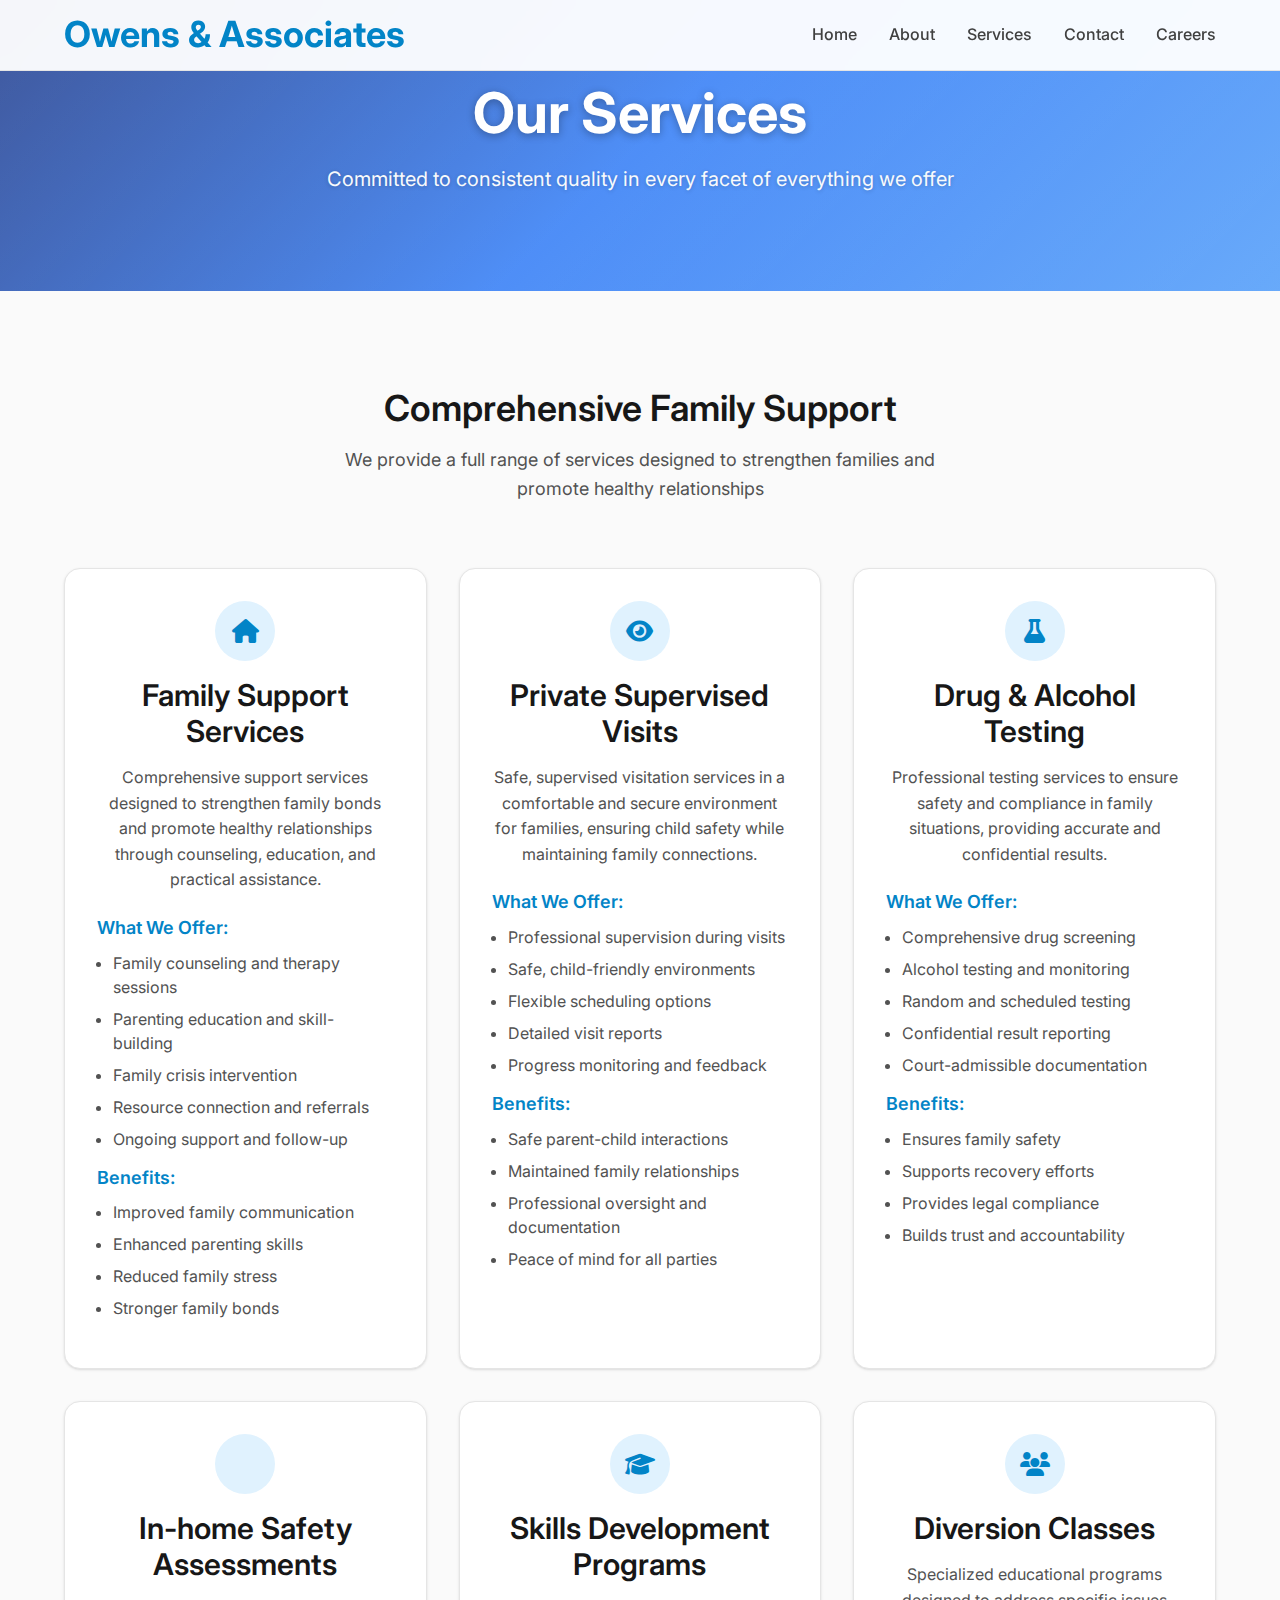
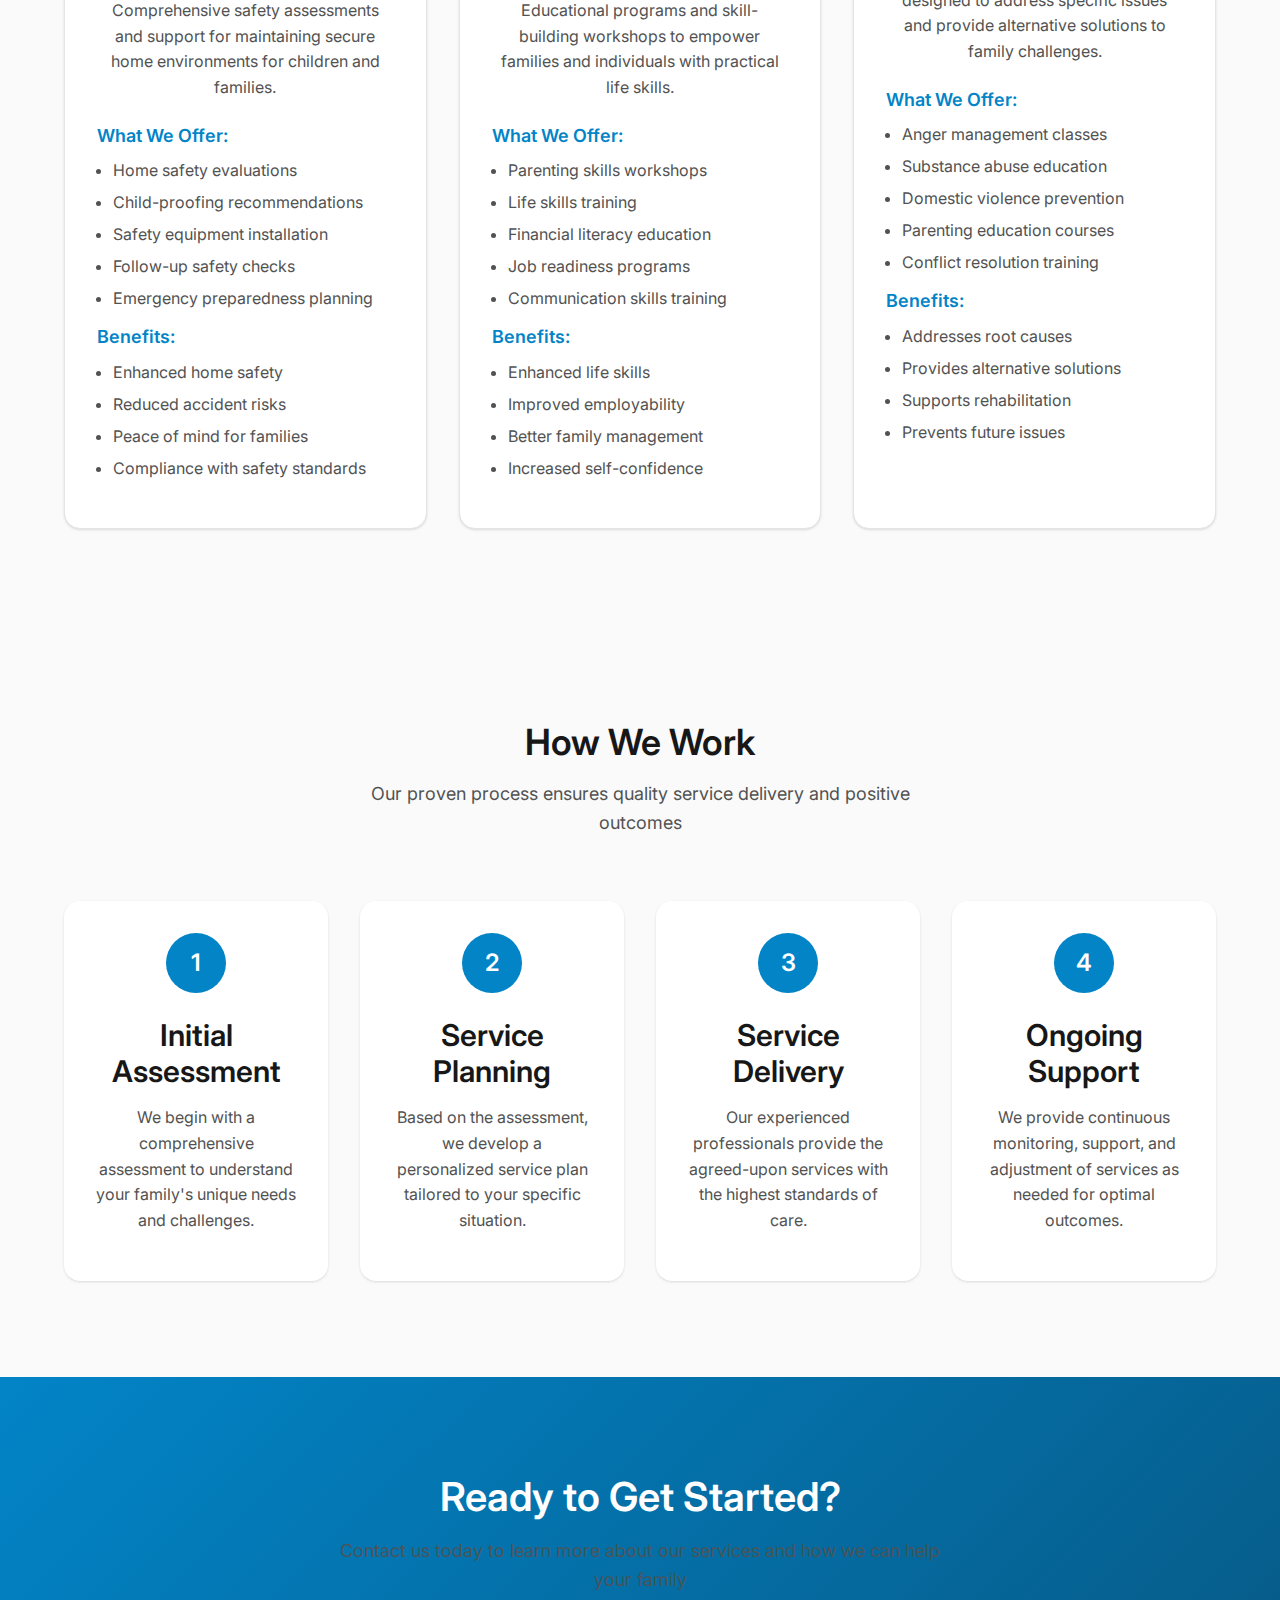
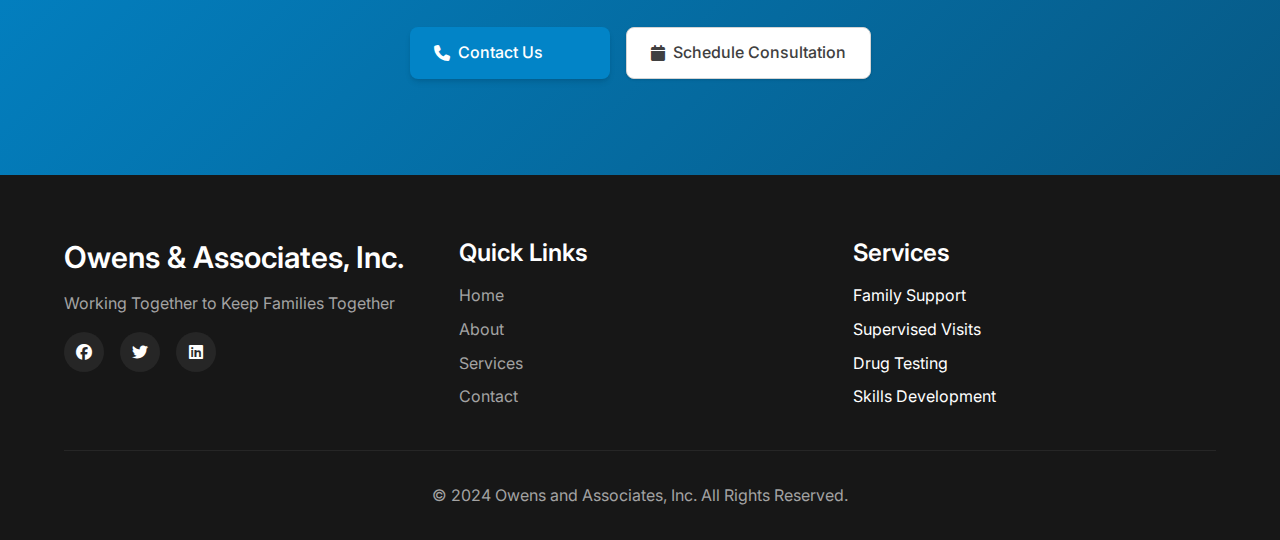
<file: services.html>
<!DOCTYPE html>
<html lang="en">
<head>
    <meta charset="UTF-8">
    <meta name="viewport" content="width=device-width, initial-scale=1.0">
    <title>Services - Owens and Associates, Inc.</title>
    <link rel="stylesheet" href="styles.css">
    <link rel="preconnect" href="https://fonts.googleapis.com">
    <link rel="preconnect" href="https://fonts.gstatic.com" crossorigin>
    <link href="https://fonts.googleapis.com/css2?family=Inter:wght@300;400;500;600;700&display=swap" rel="stylesheet">
    <link rel="stylesheet" href="https://cdnjs.cloudflare.com/ajax/libs/font-awesome/6.4.0/css/all.min.css">
</head>
<body>
    <!-- Navigation -->
    <nav class="navbar">
        <div class="nav-container">
            <div class="nav-logo">
                <h2>Owens & Associates</h2>
            </div>
            <ul class="nav-menu">
                <li><a href="index.html" class="nav-link">Home</a></li>
                <li><a href="about.html" class="nav-link">About</a></li>
                <li><a href="services.html" class="nav-link">Services</a></li>
                <li><a href="contact.html" class="nav-link">Contact</a></li>
                <li><a href="careers.html" class="nav-link">Careers</a></li>
            </ul>
            <div class="hamburger">
                <span class="bar"></span>
                <span class="bar"></span>
                <span class="bar"></span>
            </div>
        </div>
    </nav>

    <!-- Page Header -->
    <section class="page-header">
        <div class="container">
            <h1>Our Services</h1>
            <p>Committed to consistent quality in every facet of everything we offer</p>
        </div>
    </section>

    <!-- Services Overview -->
    <section class="services-overview">
        <div class="container">
            <div class="section-header">
                <h2>Comprehensive Family Support</h2>
                <p>We provide a full range of services designed to strengthen families and promote healthy relationships</p>
            </div>
            <div class="services-grid">
                <div class="service-card" id="family-support">
                    <div class="service-icon">
                        <i class="fas fa-home"></i>
                    </div>
                    <h3>Family Support Services</h3>
                    <p>Comprehensive support services designed to strengthen family bonds and promote healthy relationships through counseling, education, and practical assistance.</p>
                    <div class="service-details">
                        <h4>What We Offer:</h4>
                        <ul>
                            <li>Family counseling and therapy sessions</li>
                            <li>Parenting education and skill-building</li>
                            <li>Family crisis intervention</li>
                            <li>Resource connection and referrals</li>
                            <li>Ongoing support and follow-up</li>
                        </ul>
                        <h4>Benefits:</h4>
                        <ul>
                            <li>Improved family communication</li>
                            <li>Enhanced parenting skills</li>
                            <li>Reduced family stress</li>
                            <li>Stronger family bonds</li>
                        </ul>
                    </div>
                </div>

                <div class="service-card" id="supervised-visits">
                    <div class="service-icon">
                        <i class="fas fa-eye"></i>
                    </div>
                    <h3>Private Supervised Visits</h3>
                    <p>Safe, supervised visitation services in a comfortable and secure environment for families, ensuring child safety while maintaining family connections.</p>
                    <div class="service-details">
                        <h4>What We Offer:</h4>
                        <ul>
                            <li>Professional supervision during visits</li>
                            <li>Safe, child-friendly environments</li>
                            <li>Flexible scheduling options</li>
                            <li>Detailed visit reports</li>
                            <li>Progress monitoring and feedback</li>
                        </ul>
                        <h4>Benefits:</h4>
                        <ul>
                            <li>Safe parent-child interactions</li>
                            <li>Maintained family relationships</li>
                            <li>Professional oversight and documentation</li>
                            <li>Peace of mind for all parties</li>
                        </ul>
                    </div>
                </div>

                <div class="service-card" id="drug-testing">
                    <div class="service-icon">
                        <i class="fas fa-flask"></i>
                    </div>
                    <h3>Drug & Alcohol Testing</h3>
                    <p>Professional testing services to ensure safety and compliance in family situations, providing accurate and confidential results.</p>
                    <div class="service-details">
                        <h4>What We Offer:</h4>
                        <ul>
                            <li>Comprehensive drug screening</li>
                            <li>Alcohol testing and monitoring</li>
                            <li>Random and scheduled testing</li>
                            <li>Confidential result reporting</li>
                            <li>Court-admissible documentation</li>
                        </ul>
                        <h4>Benefits:</h4>
                        <ul>
                            <li>Ensures family safety</li>
                            <li>Supports recovery efforts</li>
                            <li>Provides legal compliance</li>
                            <li>Builds trust and accountability</li>
                        </ul>
                    </div>
                </div>

                <div class="service-card" id="in-home-safety">
                    <div class="service-icon">
                        <i class="fas fa-shield-check"></i>
                    </div>
                    <h3>In-home Safety Assessments</h3>
                    <p>Comprehensive safety assessments and support for maintaining secure home environments for children and families.</p>
                    <div class="service-details">
                        <h4>What We Offer:</h4>
                        <ul>
                            <li>Home safety evaluations</li>
                            <li>Child-proofing recommendations</li>
                            <li>Safety equipment installation</li>
                            <li>Follow-up safety checks</li>
                            <li>Emergency preparedness planning</li>
                        </ul>
                        <h4>Benefits:</h4>
                        <ul>
                            <li>Enhanced home safety</li>
                            <li>Reduced accident risks</li>
                            <li>Peace of mind for families</li>
                            <li>Compliance with safety standards</li>
                        </ul>
                    </div>
                </div>

                <div class="service-card" id="skills-development">
                    <div class="service-icon">
                        <i class="fas fa-graduation-cap"></i>
                    </div>
                    <h3>Skills Development Programs</h3>
                    <p>Educational programs and skill-building workshops to empower families and individuals with practical life skills.</p>
                    <div class="service-details">
                        <h4>What We Offer:</h4>
                        <ul>
                            <li>Parenting skills workshops</li>
                            <li>Life skills training</li>
                            <li>Financial literacy education</li>
                            <li>Job readiness programs</li>
                            <li>Communication skills training</li>
                        </ul>
                        <h4>Benefits:</h4>
                        <ul>
                            <li>Enhanced life skills</li>
                            <li>Improved employability</li>
                            <li>Better family management</li>
                            <li>Increased self-confidence</li>
                        </ul>
                    </div>
                </div>

                <div class="service-card" id="diversion-classes">
                    <div class="service-icon">
                        <i class="fas fa-users"></i>
                    </div>
                    <h3>Diversion Classes</h3>
                    <p>Specialized educational programs designed to address specific issues and provide alternative solutions to family challenges.</p>
                    <div class="service-details">
                        <h4>What We Offer:</h4>
                        <ul>
                            <li>Anger management classes</li>
                            <li>Substance abuse education</li>
                            <li>Domestic violence prevention</li>
                            <li>Parenting education courses</li>
                            <li>Conflict resolution training</li>
                        </ul>
                        <h4>Benefits:</h4>
                        <ul>
                            <li>Addresses root causes</li>
                            <li>Provides alternative solutions</li>
                            <li>Supports rehabilitation</li>
                            <li>Prevents future issues</li>
                        </ul>
                    </div>
                </div>
            </div>
        </div>
    </section>

    <!-- Process Section -->
    <section class="process-section">
        <div class="container">
            <div class="section-header">
                <h2>How We Work</h2>
                <p>Our proven process ensures quality service delivery and positive outcomes</p>
            </div>
            <div class="process-steps">
                <div class="process-step">
                    <div class="step-number">1</div>
                    <h3>Initial Assessment</h3>
                    <p>We begin with a comprehensive assessment to understand your family's unique needs and challenges.</p>
                </div>
                <div class="process-step">
                    <div class="step-number">2</div>
                    <h3>Service Planning</h3>
                    <p>Based on the assessment, we develop a personalized service plan tailored to your specific situation.</p>
                </div>
                <div class="process-step">
                    <div class="step-number">3</div>
                    <h3>Service Delivery</h3>
                    <p>Our experienced professionals provide the agreed-upon services with the highest standards of care.</p>
                </div>
                <div class="process-step">
                    <div class="step-number">4</div>
                    <h3>Ongoing Support</h3>
                    <p>We provide continuous monitoring, support, and adjustment of services as needed for optimal outcomes.</p>
                </div>
            </div>
        </div>
    </section>

    <!-- CTA Section -->
    <section class="cta-section">
        <div class="container">
            <div class="cta-content">
                <h2>Ready to Get Started?</h2>
                <p>Contact us today to learn more about our services and how we can help your family</p>
                <div class="cta-buttons">
                    <a href="contact.html" class="btn btn-primary">
                        <i class="fas fa-phone"></i>
                        Contact Us
                    </a>
                    <a href="contact.html" class="btn btn-secondary">
                        <i class="fas fa-calendar"></i>
                        Schedule Consultation
                    </a>
                </div>
            </div>
        </div>
    </section>

    <!-- Footer -->
    <footer class="footer">
        <div class="container">
            <div class="footer-content">
                <div class="footer-section">
                    <h3>Owens & Associates, Inc.</h3>
                    <p>Working Together to Keep Families Together</p>
                    <div class="social-links">
                        <a href="#" class="social-link"><i class="fab fa-facebook"></i></a>
                        <a href="#" class="social-link"><i class="fab fa-twitter"></i></a>
                        <a href="#" class="social-link"><i class="fab fa-linkedin"></i></a>
                    </div>
                </div>
                <div class="footer-section">
                    <h4>Quick Links</h4>
                    <ul>
                        <li><a href="index.html">Home</a></li>
                        <li><a href="about.html">About</a></li>
                        <li><a href="services.html">Services</a></li>
                        <li><a href="contact.html">Contact</a></li>
                    </ul>
                </div>
                <div class="footer-section">
                    <h4>Services</h4>
                    <ul>
                        <li>Family Support</li>
                        <li>Supervised Visits</li>
                        <li>Drug Testing</li>
                        <li>Skills Development</li>
                    </ul>
                </div>
            </div>
            <div class="footer-bottom">
                <p>&copy; 2024 Owens and Associates, Inc. All Rights Reserved.</p>
            </div>
        </div>
    </footer>

    <script src="script.js"></script>
</body>
</html>
</file>
<file: styles.css>
/* Material Design 3 Color System */
:root {
    /* Primary Colors */
    --primary-50: #f0f9ff;
    --primary-100: #e0f2fe;
    --primary-200: #bae6fd;
    --primary-300: #7dd3fc;
    --primary-400: #38bdf8;
    --primary-500: #0ea5e9;
    --primary-600: #0284c7;
    --primary-700: #0369a1;
    --primary-800: #075985;
    --primary-900: #0c4a6e;
    
    /* Neutral Colors */
    --neutral-50: #fafafa;
    --neutral-100: #f5f5f5;
    --neutral-200: #e5e5e5;
    --neutral-300: #d4d4d4;
    --neutral-400: #a3a3a3;
    --neutral-500: #737373;
    --neutral-600: #525252;
    --neutral-700: #404040;
    --neutral-800: #262626;
    --neutral-900: #171717;
    
    /* Accent Colors */
    --accent-50: #fef7ee;
    --accent-100: #fdedd4;
    --accent-200: #fbd7a8;
    --accent-300: #f8bb71;
    --accent-400: #f59538;
    --accent-500: #f2740d;
    --accent-600: #e35a08;
    --accent-700: #bc450a;
    --accent-800: #95370f;
    --accent-900: #782f10;
    
    /* Semantic Colors */
    --success: #10b981;
    --warning: #f59e0b;
    --error: #ef4444;
    --info: #3b82f6;
    
    /* Shadows */
    --shadow-sm: 0 1px 2px 0 rgb(0 0 0 / 0.05);
    --shadow: 0 1px 3px 0 rgb(0 0 0 / 0.1), 0 1px 2px -1px rgb(0 0 0 / 0.1);
    --shadow-md: 0 4px 6px -1px rgb(0 0 0 / 0.1), 0 2px 4px -2px rgb(0 0 0 / 0.1);
    --shadow-lg: 0 10px 15px -3px rgb(0 0 0 / 0.1), 0 4px 6px -4px rgb(0 0 0 / 0.1);
    --shadow-xl: 0 20px 25px -5px rgb(0 0 0 / 0.1), 0 8px 10px -6px rgb(0 0 0 / 0.1);
    
    /* Border Radius */
    --radius-sm: 0.375rem;
    --radius: 0.5rem;
    --radius-md: 0.75rem;
    --radius-lg: 1rem;
    --radius-xl: 1.5rem;
    
    /* Spacing */
    --space-1: 0.25rem;
    --space-2: 0.5rem;
    --space-3: 0.75rem;
    --space-4: 1rem;
    --space-5: 1.25rem;
    --space-6: 1.5rem;
    --space-8: 2rem;
    --space-10: 2.5rem;
    --space-12: 3rem;
    --space-16: 4rem;
    --space-20: 5rem;
    --space-24: 6rem;
}

/* Reset and Base Styles */
* {
    margin: 0;
    padding: 0;
    box-sizing: border-box;
}

html {
    scroll-behavior: smooth;
}

body {
    font-family: 'Inter', -apple-system, BlinkMacSystemFont, 'Segoe UI', Roboto, sans-serif;
    line-height: 1.6;
    color: var(--neutral-900);
    background-color: var(--neutral-50);
    font-size: 16px;
}

/* Typography */
h1, h2, h3, h4, h5, h6 {
    font-weight: 600;
    line-height: 1.2;
    margin-bottom: var(--space-4);
}

h1 { font-size: 3rem; }
h2 { font-size: 2.25rem; }
h3 { font-size: 1.875rem; }
h4 { font-size: 1.5rem; }
h5 { font-size: 1.25rem; }
h6 { font-size: 1.125rem; }

p {
    margin-bottom: var(--space-4);
    color: var(--neutral-600);
}

/* Container */
.container {
    max-width: 1200px;
    margin: 0 auto;
    padding: 0 var(--space-6);
}

/* Navigation */
.navbar {
    position: fixed;
    top: 0;
    width: 100%;
    background: rgba(255, 255, 255, 0.95);
    backdrop-filter: blur(10px);
    -webkit-backdrop-filter: blur(10px);
    border-bottom: 1px solid var(--neutral-200);
    z-index: 1000;
    transition: all 0.4s cubic-bezier(0.4, 0, 0.2, 1);
}

.navbar.scrolled {
    background: rgba(255, 255, 255, 0.8);
    backdrop-filter: blur(25px) saturate(180%);
    -webkit-backdrop-filter: blur(25px) saturate(180%);
    border-bottom: 1px solid rgba(255, 255, 255, 0.3);
    box-shadow: 
        0 8px 32px rgba(0, 0, 0, 0.12),
        0 0 0 1px rgba(255, 255, 255, 0.1) inset;
}

.nav-container {
    max-width: 1200px;
    margin: 0 auto;
    padding: 0 var(--space-6);
    display: flex;
    justify-content: space-between;
    align-items: center;
    height: 70px;
}

.nav-logo h2 {
    color: var(--primary-600);
    font-weight: 700;
    margin: 0;
}

.nav-menu {
    display: flex;
    list-style: none;
    gap: var(--space-8);
}

.nav-link {
    text-decoration: none;
    color: var(--neutral-700);
    font-weight: 500;
    transition: color 0.3s ease;
    position: relative;
}

.nav-link:hover {
    color: var(--primary-600);
}

.nav-link::after {
    content: '';
    position: absolute;
    bottom: -5px;
    left: 0;
    width: 0;
    height: 2px;
    background: var(--primary-600);
    transition: width 0.3s ease;
}

.nav-link:hover::after {
    width: 100%;
}

.hamburger {
    display: none;
    flex-direction: column;
    cursor: pointer;
}

.bar {
    width: 25px;
    height: 3px;
    background: var(--neutral-700);
    margin: 3px 0;
    transition: 0.3s;
}

/* Hero Section */
.hero {
    padding: 120px 0 80px;
    background: linear-gradient(135deg, var(--primary-50) 0%, var(--neutral-50) 100%);
    min-height: 100vh;
    display: flex;
    align-items: center;
}

.hero-container {
    max-width: 1200px;
    margin: 0 auto;
    padding: 0 var(--space-6);
    display: grid;
    grid-template-columns: 1fr 1fr;
    gap: var(--space-16);
    align-items: center;
}

.hero-title {
    font-size: 3.5rem;
    font-weight: 700;
    color: var(--neutral-900);
    margin-bottom: var(--space-6);
    line-height: 1.1;
}

.hero-subtitle {
    font-size: 1.25rem;
    color: var(--neutral-600);
    margin-bottom: var(--space-8);
}

.hero-cta {
    display: flex;
    gap: var(--space-4);
    flex-wrap: wrap;
}

.hero-card {
    background: white;
    padding: var(--space-8);
    border-radius: var(--radius-lg);
    box-shadow: var(--shadow-lg);
    text-align: center;
    border: 1px solid var(--neutral-200);
}

.card-icon {
    width: 60px;
    height: 60px;
    background: var(--primary-100);
    border-radius: 50%;
    display: flex;
    align-items: center;
    justify-content: center;
    margin: 0 auto var(--space-4);
    color: var(--primary-600);
    font-size: 1.5rem;
}

/* Buttons */
.btn {
    display: inline-flex;
    align-items: center;
    gap: var(--space-2);
    padding: var(--space-3) var(--space-6);
    border-radius: var(--radius);
    font-weight: 500;
    text-decoration: none;
    border: none;
    cursor: pointer;
    transition: all 0.3s ease;
    font-size: 1rem;
    position: relative;
    overflow: hidden;
}

.btn::before {
    content: '';
    position: absolute;
    top: 0;
    left: -100%;
    width: 100%;
    height: 100%;
    background: linear-gradient(90deg, transparent, rgba(255, 255, 255, 0.2), transparent);
    transition: left 0.5s;
}

.btn:hover::before {
    left: 100%;
}

.btn-primary {
    background: var(--primary-600);
    color: white;
    box-shadow: var(--shadow-md);
}

.btn-primary:hover {
    background: var(--primary-700);
    transform: translateY(-2px);
    box-shadow: var(--shadow-lg);
}

.btn-secondary {
    background: white;
    color: var(--neutral-700);
    border: 1px solid var(--neutral-300);
    box-shadow: var(--shadow);
}

.btn-secondary:hover {
    background: var(--neutral-50);
    border-color: var(--neutral-400);
    transform: translateY(-2px);
    box-shadow: var(--shadow-md);
}

.btn-accent {
    background: var(--accent-500);
    color: white;
    box-shadow: var(--shadow-md);
}

.btn-accent:hover {
    background: var(--accent-600);
    transform: translateY(-2px);
    box-shadow: var(--shadow-lg);
}

/* Character Section */
.character-section {
    padding: var(--space-20) 0;
    background: white;
}

.character-card {
    background: var(--neutral-50);
    border-radius: var(--radius-xl);
    padding: var(--space-8);
    border: 1px solid var(--neutral-200);
    box-shadow: var(--shadow);
    max-width: 800px;
    margin: 0 auto;
}

.card-header {
    display: flex;
    align-items: center;
    gap: var(--space-4);
    margin-bottom: var(--space-6);
}

.icon-container {
    width: 50px;
    height: 50px;
    background: var(--primary-100);
    border-radius: var(--radius);
    display: flex;
    align-items: center;
    justify-content: center;
    color: var(--primary-600);
    font-size: 1.25rem;
}

.card-content h3 {
    color: var(--primary-600);
    margin-bottom: var(--space-4);
}

/* Services Section */
.services {
    padding: var(--space-20) 0;
    background: var(--neutral-50);
}

.section-header {
    text-align: center;
    margin-bottom: var(--space-16);
}

.section-header h2 {
    color: var(--neutral-900);
    margin-bottom: var(--space-4);
}

.section-header p {
    font-size: 1.125rem;
    color: var(--neutral-600);
    max-width: 600px;
    margin: 0 auto;
}

.services-grid {
    display: grid;
    grid-template-columns: repeat(auto-fit, minmax(300px, 1fr));
    gap: var(--space-8);
}

.service-card {
    background: white;
    padding: var(--space-8);
    border-radius: var(--radius-lg);
    box-shadow: var(--shadow);
    border: 1px solid var(--neutral-200);
    transition: all 0.3s ease;
    text-align: center;
}

.service-card:hover {
    transform: translateY(-4px);
    box-shadow: var(--shadow-lg);
    border-color: var(--primary-200);
}

.service-icon {
    width: 60px;
    height: 60px;
    background: var(--primary-100);
    border-radius: 50%;
    display: flex;
    align-items: center;
    justify-content: center;
    margin: 0 auto var(--space-4);
    color: var(--primary-600);
    font-size: 1.5rem;
}

.service-card h3 {
    color: var(--neutral-900);
    margin-bottom: var(--space-4);
}

.service-card p {
    color: var(--neutral-600);
    margin: 0;
}

/* About Section */
.about {
    padding: var(--space-20) 0;
    background: white;
}

.about-content {
    display: grid;
    grid-template-columns: 2fr 1fr;
    gap: var(--space-16);
    align-items: center;
}

.about-text h2 {
    color: var(--neutral-900);
    margin-bottom: var(--space-6);
}

.mission-stats {
    display: grid;
    grid-template-columns: repeat(3, 1fr);
    gap: var(--space-6);
    margin-top: var(--space-8);
}

.stat {
    text-align: center;
    padding: var(--space-4);
    background: var(--neutral-50);
    border-radius: var(--radius);
    border: 1px solid var(--neutral-200);
}

.stat h3 {
    color: var(--primary-600);
    font-size: 2rem;
    margin-bottom: var(--space-2);
}

.stat p {
    color: var(--neutral-600);
    margin: 0;
    font-size: 0.875rem;
}

.about-visual {
    display: flex;
    justify-content: center;
    align-items: center;
}

.image-placeholder {
    width: 200px;
    height: 200px;
    background: var(--primary-100);
    border-radius: 50%;
    display: flex;
    align-items: center;
    justify-content: center;
    color: var(--primary-600);
    font-size: 4rem;
}

/* Contact Section */
.contact {
    padding: var(--space-20) 0;
    background: var(--neutral-50);
}

.contact-content {
    display: grid;
    grid-template-columns: 1fr 1fr;
    gap: var(--space-16);
    margin-top: var(--space-12);
}

.contact-info {
    display: flex;
    flex-direction: column;
    gap: var(--space-6);
}

.contact-item {
    display: flex;
    align-items: center;
    gap: var(--space-4);
    padding: var(--space-4);
    background: white;
    border-radius: var(--radius);
    border: 1px solid var(--neutral-200);
}

.contact-icon {
    width: 40px;
    height: 40px;
    background: var(--primary-100);
    border-radius: 50%;
    display: flex;
    align-items: center;
    justify-content: center;
    color: var(--primary-600);
    font-size: 1rem;
}

.contact-item h4 {
    color: var(--neutral-900);
    margin-bottom: var(--space-1);
}

.contact-item p {
    color: var(--neutral-600);
    margin: 0;
}

/* Form Styles */
.contact-form {
    background: white;
    padding: var(--space-8);
    border-radius: var(--radius-lg);
    box-shadow: var(--shadow);
    border: 1px solid var(--neutral-200);
}

.form-group {
    margin-bottom: var(--space-6);
}

.form-group label {
    display: block;
    margin-bottom: var(--space-2);
    font-weight: 500;
    color: var(--neutral-700);
}

.form-group input,
.form-group textarea {
    width: 100%;
    padding: var(--space-3);
    border: 1px solid var(--neutral-300);
    border-radius: var(--radius);
    font-size: 1rem;
    transition: all 0.3s ease;
    background: white;
}

.form-group input:focus,
.form-group textarea:focus {
    outline: none;
    border-color: var(--primary-500);
    box-shadow: 0 0 0 3px rgba(14, 165, 233, 0.1);
}

.form-group textarea {
    resize: vertical;
    min-height: 100px;
}

/* Footer */
.footer {
    background: var(--neutral-900);
    color: white;
    padding: var(--space-16) 0 var(--space-8);
}

.footer-content {
    display: grid;
    grid-template-columns: repeat(auto-fit, minmax(250px, 1fr));
    gap: var(--space-8);
    margin-bottom: var(--space-8);
}

.footer-section h3,
.footer-section h4 {
    color: white;
    margin-bottom: var(--space-4);
}

.footer-section p {
    color: var(--neutral-400);
    margin-bottom: var(--space-4);
}

.footer-section ul {
    list-style: none;
}

.footer-section ul li {
    margin-bottom: var(--space-2);
}

.footer-section ul li a {
    color: var(--neutral-400);
    text-decoration: none;
    transition: color 0.3s ease;
}

.footer-section ul li a:hover {
    color: white;
}

.social-links {
    display: flex;
    gap: var(--space-4);
}

.social-link {
    width: 40px;
    height: 40px;
    background: var(--neutral-800);
    border-radius: 50%;
    display: flex;
    align-items: center;
    justify-content: center;
    color: white;
    text-decoration: none;
    transition: all 0.3s ease;
}

.social-link:hover {
    background: var(--primary-600);
    transform: translateY(-2px);
}

.footer-bottom {
    border-top: 1px solid var(--neutral-800);
    padding-top: var(--space-8);
    text-align: center;
}

.footer-bottom p {
    color: var(--neutral-400);
    margin: 0;
}

/* Featured Services Section */
.featured-services {
    padding: var(--space-24) 0;
    background: var(--neutral-50);
}

.services-preview {
    display: grid;
    grid-template-columns: repeat(auto-fit, minmax(300px, 1fr));
    gap: var(--space-8);
    margin-bottom: var(--space-12);
}

.service-preview-card {
    background: white;
    padding: var(--space-8);
    border-radius: var(--radius-lg);
    box-shadow: var(--shadow);
    transition: all 0.3s ease;
    text-align: center;
    border: 1px solid var(--neutral-200);
}

.service-preview-card:hover {
    transform: translateY(-4px);
    box-shadow: var(--shadow-lg);
    border-color: var(--primary-300);
}

.service-preview-card .service-icon {
    width: 80px;
    height: 80px;
    background: var(--primary-100);
    border-radius: 50%;
    display: flex;
    align-items: center;
    justify-content: center;
    margin: 0 auto var(--space-6);
    transition: all 0.3s ease;
}

.service-preview-card:hover .service-icon {
    background: var(--primary-500);
    color: white;
    transform: scale(1.1);
}

.service-preview-card .service-icon i {
    font-size: 2rem;
    color: var(--primary-600);
    transition: color 0.3s ease;
}

.service-preview-card:hover .service-icon i {
    color: white;
}

.service-preview-card h3 {
    margin-bottom: var(--space-4);
    color: var(--neutral-900);
}

.service-preview-card p {
    margin-bottom: var(--space-6);
    color: var(--neutral-600);
    line-height: 1.6;
}

.cta-section {
    text-align: center;
}

.btn-outline {
    background: transparent;
    color: var(--primary-600);
    border: 2px solid var(--primary-600);
    transition: all 0.3s ease;
}

.btn-outline:hover {
    background: var(--primary-600);
    color: white;
    transform: translateY(-2px);
    box-shadow: var(--shadow-md);
}

/* Page Header */
.page-header {
    background: linear-gradient(135deg, #1e3a8a 0%, #3b82f6 50%, #60a5fa 100%);
    color: white;
    padding: var(--space-20) 0;
    text-align: center;
    position: relative;
    overflow: hidden;
}

.page-header::before {
    content: '';
    position: absolute;
    top: 0;
    left: 0;
    right: 0;
    bottom: 0;
    background: linear-gradient(135deg, rgba(255,255,255,0.15) 0%, rgba(255,255,255,0.05) 100%);
    pointer-events: none;
}

.page-header h1 {
    margin-bottom: var(--space-4);
    font-size: 3.5rem;
    position: relative;
    z-index: 1;
    text-shadow: 0 2px 8px rgba(0,0,0,0.3);
    color: #ffffff;
    font-weight: 700;
}

.page-header p {
    font-size: 1.25rem;
    opacity: 1;
    position: relative;
    z-index: 1;
    text-shadow: 0 1px 4px rgba(0,0,0,0.2);
    color: #f8fafc;
    font-weight: 400;
}

/* Mission Section */
.mission-section {
    padding: var(--space-24) 0;
}

.mission-content {
    display: grid;
    grid-template-columns: 1fr 1fr;
    gap: var(--space-16);
    align-items: center;
}

.mission-text h2 {
    margin-bottom: var(--space-6);
    color: var(--neutral-900);
}

.mission-text p {
    margin-bottom: var(--space-6);
    color: var(--neutral-600);
    line-height: 1.7;
}

.mission-visual {
    display: flex;
    justify-content: center;
    align-items: center;
}

.founder-image {
    text-align: center;
    max-width: 300px;
    margin: 0 auto;
}

.founder-photo {
    width: 200px;
    height: 200px;
    border-radius: 50%;
    object-fit: cover;
    border: 4px solid var(--primary-100);
    box-shadow: var(--shadow-lg);
    margin-bottom: var(--space-6);
    transition: all 0.3s ease;
}

.founder-photo:hover {
    transform: scale(1.05);
    border-color: var(--primary-300);
    box-shadow: var(--shadow-xl);
}

.founder-caption h3 {
    color: var(--neutral-900);
    margin-bottom: var(--space-2);
    font-size: 1.5rem;
    font-weight: 600;
}

.founder-caption p {
    color: var(--primary-600);
    font-weight: 500;
    margin: 0;
}

/* Values Section */
.values-section {
    padding: var(--space-24) 0;
    background: var(--neutral-50);
}

.values-grid {
    display: grid;
    grid-template-columns: repeat(auto-fit, minmax(280px, 1fr));
    gap: var(--space-8);
    margin-top: var(--space-12);
}

.value-card {
    background: white;
    padding: var(--space-8);
    border-radius: var(--radius-lg);
    box-shadow: var(--shadow);
    text-align: center;
    transition: all 0.3s ease;
    border: 1px solid var(--neutral-200);
}

.value-card:hover {
    transform: translateY(-4px);
    box-shadow: var(--shadow-lg);
    border-color: var(--primary-300);
}

.value-icon {
    width: 80px;
    height: 80px;
    background: var(--primary-100);
    border-radius: 50%;
    display: flex;
    align-items: center;
    justify-content: center;
    margin: 0 auto var(--space-6);
    transition: all 0.3s ease;
}

.value-card:hover .value-icon {
    background: var(--primary-500);
    color: white;
    transform: scale(1.1);
}

.value-icon i {
    font-size: 2rem;
    color: var(--primary-600);
    transition: color 0.3s ease;
}

.value-card:hover .value-icon i {
    color: white;
}

.value-card h3 {
    margin-bottom: var(--space-4);
    color: var(--neutral-900);
}

.value-card p {
    color: var(--neutral-600);
    line-height: 1.6;
}

/* History Section */
.history-section {
    padding: var(--space-24) 0;
}

.history-text h2 {
    margin-bottom: var(--space-6);
    color: var(--neutral-900);
}

.history-text p {
    margin-bottom: var(--space-8);
    color: var(--neutral-600);
    line-height: 1.7;
}

.timeline {
    margin-top: var(--space-12);
}

.timeline-item {
    display: flex;
    margin-bottom: var(--space-8);
    position: relative;
}

.timeline-item::before {
    content: '';
    position: absolute;
    left: 80px;
    top: 40px;
    bottom: -40px;
    width: 2px;
    background: var(--primary-300);
}

.timeline-item:last-child::before {
    display: none;
}

.timeline-year {
    background: var(--primary-600);
    color: white;
    padding: var(--space-2) var(--space-4);
    border-radius: var(--radius);
    font-weight: 600;
    min-width: 80px;
    text-align: center;
    margin-right: var(--space-6);
}

.timeline-content {
    flex: 1;
}

.timeline-content h4 {
    margin-bottom: var(--space-2);
    color: var(--neutral-900);
}

.timeline-content p {
    color: var(--neutral-600);
    line-height: 1.6;
}

/* Team Section */
.team-section {
    padding: var(--space-24) 0;
    background: var(--neutral-50);
}

.team-grid {
    display: grid;
    grid-template-columns: repeat(auto-fit, minmax(300px, 1fr));
    gap: var(--space-8);
    margin-top: var(--space-12);
}

.team-member {
    background: white;
    padding: var(--space-8);
    border-radius: var(--radius-lg);
    box-shadow: var(--shadow);
    text-align: center;
    transition: all 0.3s ease;
}

.team-member:hover {
    transform: translateY(-4px);
    box-shadow: var(--shadow-lg);
}

.member-photo {
    width: 120px;
    height: 120px;
    background: var(--primary-100);
    border-radius: 50%;
    display: flex;
    align-items: center;
    justify-content: center;
    margin: 0 auto var(--space-6);
    transition: all 0.3s ease;
}

.team-member:hover .member-photo {
    background: var(--primary-500);
    color: white;
    transform: scale(1.05);
}

.member-photo i {
    font-size: 3rem;
    color: var(--primary-600);
    transition: color 0.3s ease;
}

.team-member:hover .member-photo i {
    color: white;
}

.team-member h3 {
    margin-bottom: var(--space-2);
    color: var(--neutral-900);
}

.member-title {
    color: var(--primary-600);
    font-weight: 600;
    margin-bottom: var(--space-4);
}

.member-bio {
    color: var(--neutral-600);
    line-height: 1.6;
}

/* Services Overview */
.services-overview {
    padding: var(--space-24) 0;
}

.service-details {
    margin-top: var(--space-6);
    text-align: left;
}

.service-details h4 {
    color: var(--primary-600);
    margin-bottom: var(--space-3);
    font-size: 1.125rem;
}

.service-details ul {
    margin-bottom: var(--space-4);
    padding-left: var(--space-4);
}

.service-details li {
    margin-bottom: var(--space-2);
    color: var(--neutral-600);
    line-height: 1.5;
}

/* Process Section */
.process-section {
    padding: var(--space-24) 0;
    background: var(--neutral-50);
}

.process-steps {
    display: grid;
    grid-template-columns: repeat(auto-fit, minmax(250px, 1fr));
    gap: var(--space-8);
    margin-top: var(--space-12);
}

.process-step {
    background: white;
    padding: var(--space-8);
    border-radius: var(--radius-lg);
    box-shadow: var(--shadow);
    text-align: center;
    transition: all 0.3s ease;
    position: relative;
}

.process-step:hover {
    transform: translateY(-4px);
    box-shadow: var(--shadow-lg);
}

.step-number {
    width: 60px;
    height: 60px;
    background: var(--primary-600);
    color: white;
    border-radius: 50%;
    display: flex;
    align-items: center;
    justify-content: center;
    font-size: 1.5rem;
    font-weight: 600;
    margin: 0 auto var(--space-6);
    transition: all 0.3s ease;
}

.process-step:hover .step-number {
    background: var(--primary-700);
    transform: scale(1.1);
}

.process-step h3 {
    margin-bottom: var(--space-4);
    color: var(--neutral-900);
}

.process-step p {
    color: var(--neutral-600);
    line-height: 1.6;
}

/* CTA Section */
.cta-section {
    padding: var(--space-24) 0;
    background: linear-gradient(135deg, var(--primary-600) 0%, var(--primary-800) 100%);
    color: white;
}

.cta-content {
    text-align: center;
    max-width: 600px;
    margin: 0 auto;
}

.cta-content h2 {
    margin-bottom: var(--space-4);
    font-size: 2.5rem;
}

.cta-content p {
    margin-bottom: var(--space-8);
    font-size: 1.125rem;
    opacity: 0.9;
}

.cta-buttons {
    display: flex;
    gap: var(--space-4);
    justify-content: center;
    flex-wrap: wrap;
}

.cta-buttons .btn {
    min-width: 200px;
}

/* Contact Info Section */
.contact-info-section {
    padding: var(--space-24) 0;
    background: var(--neutral-50);
}

.contact-grid {
    display: grid;
    grid-template-columns: repeat(auto-fit, minmax(250px, 1fr));
    gap: var(--space-8);
}

.contact-card {
    background: white;
    padding: var(--space-8);
    border-radius: var(--radius-lg);
    box-shadow: var(--shadow);
    text-align: center;
    transition: all 0.3s ease;
}

.contact-card:hover {
    transform: translateY(-4px);
    box-shadow: var(--shadow-lg);
}

.contact-card .contact-icon {
    width: 80px;
    height: 80px;
    background: var(--primary-100);
    border-radius: 50%;
    display: flex;
    align-items: center;
    justify-content: center;
    margin: 0 auto var(--space-6);
    transition: all 0.3s ease;
}

.contact-card:hover .contact-icon {
    background: var(--primary-500);
    color: white;
    transform: scale(1.1);
}

.contact-card .contact-icon i {
    font-size: 2rem;
    color: var(--primary-600);
    transition: color 0.3s ease;
}

.contact-card:hover .contact-icon i {
    color: white;
}

.contact-card h3 {
    margin-bottom: var(--space-4);
    color: var(--neutral-900);
}

.contact-card p {
    margin-bottom: var(--space-2);
    color: var(--neutral-600);
}

.contact-note {
    font-size: 0.875rem;
    color: var(--neutral-500);
    font-style: italic;
}

/* Contact Form Section */
.contact-form-section {
    padding: var(--space-24) 0;
}

.contact-content {
    display: grid;
    grid-template-columns: 2fr 1fr;
    gap: var(--space-16);
}

.contact-form h2 {
    margin-bottom: var(--space-4);
    color: var(--neutral-900);
}

.contact-form > p {
    margin-bottom: var(--space-8);
    color: var(--neutral-600);
}

.form-row {
    display: grid;
    grid-template-columns: 1fr 1fr;
    gap: var(--space-4);
}

.form-group {
    margin-bottom: var(--space-6);
}

.form-group label {
    display: block;
    margin-bottom: var(--space-2);
    font-weight: 500;
    color: var(--neutral-700);
}

.form-group input,
.form-group select,
.form-group textarea {
    width: 100%;
    padding: var(--space-3) var(--space-4);
    border: 2px solid var(--neutral-200);
    border-radius: var(--radius);
    font-size: 1rem;
    transition: all 0.3s ease;
    background: white;
}

.form-group input:focus,
.form-group select:focus,
.form-group textarea:focus {
    outline: none;
    border-color: var(--primary-500);
    box-shadow: 0 0 0 3px var(--primary-100);
}

.form-group textarea {
    resize: vertical;
    min-height: 120px;
}

.checkbox-label {
    display: flex;
    align-items: flex-start;
    gap: var(--space-3);
    cursor: pointer;
    font-size: 0.875rem;
    color: var(--neutral-600);
}

.checkbox-label input[type="checkbox"] {
    width: auto;
    margin: 0;
}

/* Contact Sidebar */
.contact-sidebar {
    display: flex;
    flex-direction: column;
    gap: var(--space-6);
}

.sidebar-card {
    background: white;
    padding: var(--space-8);
    border-radius: var(--radius-lg);
    box-shadow: var(--shadow);
    border: 1px solid var(--neutral-200);
}

.sidebar-card h3 {
    margin-bottom: var(--space-4);
    color: var(--neutral-900);
}

.sidebar-card p {
    margin-bottom: var(--space-4);
    color: var(--neutral-600);
    line-height: 1.6;
}

.emergency-contact {
    display: flex;
    align-items: center;
    gap: var(--space-3);
    background: var(--error);
    color: white;
    padding: var(--space-4);
    border-radius: var(--radius);
    margin: var(--space-4) 0;
}

.emergency-contact i {
    font-size: 1.25rem;
}

.emergency-contact span {
    font-weight: 600;
    font-size: 1.125rem;
}

.emergency-note {
    font-size: 0.875rem;
    color: var(--neutral-500);
    font-style: italic;
}

.location-item {
    margin-bottom: var(--space-4);
    padding-bottom: var(--space-4);
    border-bottom: 1px solid var(--neutral-200);
}

.location-item:last-child {
    border-bottom: none;
    margin-bottom: 0;
    padding-bottom: 0;
}

.location-item h4 {
    margin-bottom: var(--space-2);
    color: var(--primary-600);
}

.location-item p {
    color: var(--neutral-600);
    line-height: 1.5;
}

/* FAQ Section */
.faq-section {
    padding: var(--space-24) 0;
    background: var(--neutral-50);
}

.faq-grid {
    margin-top: var(--space-12);
}

.faq-item {
    background: white;
    border-radius: var(--radius-lg);
    box-shadow: var(--shadow);
    margin-bottom: var(--space-4);
    overflow: hidden;
}

.faq-question {
    display: flex;
    justify-content: space-between;
    align-items: center;
    padding: var(--space-6);
    cursor: pointer;
    transition: all 0.3s ease;
}

.faq-question:hover {
    background: var(--neutral-50);
}

.faq-question h3 {
    margin: 0;
    color: var(--neutral-900);
    font-size: 1.125rem;
}

.faq-question i {
    color: var(--primary-600);
    transition: transform 0.3s ease;
}

.faq-item.active .faq-question i {
    transform: rotate(180deg);
}

.faq-answer {
    padding: 0 var(--space-6) var(--space-6);
    color: var(--neutral-600);
    line-height: 1.6;
    display: none;
}

.faq-item.active .faq-answer {
    display: block;
}

/* Culture Section */
.culture-section {
    padding: var(--space-24) 0;
    background: var(--neutral-50);
}

.culture-grid {
    display: grid;
    grid-template-columns: repeat(auto-fit, minmax(280px, 1fr));
    gap: var(--space-8);
    margin-top: var(--space-12);
}

.culture-card {
    background: white;
    padding: var(--space-8);
    border-radius: var(--radius-lg);
    box-shadow: var(--shadow);
    text-align: center;
    transition: all 0.3s ease;
    border: 1px solid var(--neutral-200);
}

.culture-card:hover {
    transform: translateY(-4px);
    box-shadow: var(--shadow-lg);
    border-color: var(--primary-300);
}

.culture-icon {
    width: 80px;
    height: 80px;
    background: var(--primary-100);
    border-radius: 50%;
    display: flex;
    align-items: center;
    justify-content: center;
    margin: 0 auto var(--space-6);
    transition: all 0.3s ease;
}

.culture-card:hover .culture-icon {
    background: var(--primary-500);
    color: white;
    transform: scale(1.1);
}

.culture-icon i {
    font-size: 2rem;
    color: var(--primary-600);
    transition: color 0.3s ease;
}

.culture-card:hover .culture-icon i {
    color: white;
}

.culture-card h3 {
    margin-bottom: var(--space-4);
    color: var(--neutral-900);
}

.culture-card p {
    color: var(--neutral-600);
    line-height: 1.6;
}

/* Benefits Section */
.benefits-section {
    padding: var(--space-24) 0;
}

.benefits-grid {
    display: grid;
    grid-template-columns: repeat(auto-fit, minmax(250px, 1fr));
    gap: var(--space-8);
    margin-top: var(--space-12);
}

.benefit-category {
    background: white;
    padding: var(--space-8);
    border-radius: var(--radius-lg);
    box-shadow: var(--shadow);
    border: 1px solid var(--neutral-200);
}

.benefit-category h3 {
    margin-bottom: var(--space-4);
    color: var(--primary-600);
    font-size: 1.25rem;
}

.benefit-category ul {
    list-style: none;
    padding: 0;
}

.benefit-category li {
    padding: var(--space-2) 0;
    color: var(--neutral-600);
    position: relative;
    padding-left: var(--space-4);
}

.benefit-category li::before {
    content: '✓';
    position: absolute;
    left: 0;
    color: var(--success);
    font-weight: bold;
}

/* Jobs Section */
.jobs-section {
    padding: var(--space-24) 0;
    background: var(--neutral-50);
}

.jobs-grid {
    display: grid;
    grid-template-columns: repeat(auto-fit, minmax(350px, 1fr));
    gap: var(--space-8);
    margin-top: var(--space-12);
}

.job-card {
    background: white;
    padding: var(--space-8);
    border-radius: var(--radius-lg);
    box-shadow: var(--shadow);
    transition: all 0.3s ease;
    border: 1px solid var(--neutral-200);
    display: flex;
    flex-direction: column;
}

.job-card:hover {
    transform: translateY(-4px);
    box-shadow: var(--shadow-lg);
    border-color: var(--primary-300);
}

.job-header {
    display: flex;
    justify-content: space-between;
    align-items: flex-start;
    margin-bottom: var(--space-6);
    padding-bottom: var(--space-4);
    border-bottom: 1px solid var(--neutral-200);
}

.job-header h3 {
    color: var(--neutral-900);
    margin: 0;
    font-size: 1.25rem;
}

.job-type {
    background: var(--primary-100);
    color: var(--primary-700);
    padding: var(--space-1) var(--space-3);
    border-radius: var(--radius);
    font-size: 0.875rem;
    font-weight: 500;
}

.job-details {
    flex: 1;
}

.job-location,
.job-salary {
    display: flex;
    align-items: center;
    gap: var(--space-2);
    margin-bottom: var(--space-3);
    color: var(--neutral-600);
    font-size: 0.875rem;
}

.job-location i,
.job-salary i {
    color: var(--primary-600);
    width: 16px;
}

.job-description {
    margin-bottom: var(--space-6);
    color: var(--neutral-600);
    line-height: 1.6;
}

.job-requirements {
    margin-bottom: var(--space-6);
}

.job-requirements h4 {
    margin-bottom: var(--space-3);
    color: var(--neutral-900);
    font-size: 1rem;
}

.job-requirements ul {
    list-style: none;
    padding: 0;
}

.job-requirements li {
    padding: var(--space-1) 0;
    color: var(--neutral-600);
    font-size: 0.875rem;
    position: relative;
    padding-left: var(--space-4);
}

.job-requirements li::before {
    content: '•';
    position: absolute;
    left: 0;
    color: var(--primary-600);
    font-weight: bold;
}

.job-card .btn {
    align-self: flex-start;
    margin-top: auto;
}

/* Application Section */
.application-section {
    padding: var(--space-24) 0;
}

.application-steps {
    display: grid;
    grid-template-columns: repeat(auto-fit, minmax(250px, 1fr));
    gap: var(--space-8);
    margin-top: var(--space-12);
}

.application-step {
    background: white;
    padding: var(--space-8);
    border-radius: var(--radius-lg);
    box-shadow: var(--shadow);
    text-align: center;
    transition: all 0.3s ease;
    position: relative;
}

.application-step:hover {
    transform: translateY(-4px);
    box-shadow: var(--shadow-lg);
}

.application-step .step-number {
    width: 60px;
    height: 60px;
    background: var(--primary-600);
    color: white;
    border-radius: 50%;
    display: flex;
    align-items: center;
    justify-content: center;
    font-size: 1.5rem;
    font-weight: 600;
    margin: 0 auto var(--space-6);
    transition: all 0.3s ease;
}

.application-step:hover .step-number {
    background: var(--primary-700);
    transform: scale(1.1);
}

.application-step h3 {
    margin-bottom: var(--space-4);
    color: var(--neutral-900);
}

.application-step p {
    color: var(--neutral-600);
    line-height: 1.6;
}

/* Crisis Section */
.crisis-section {
    padding: var(--space-24) 0;
    background: var(--neutral-50);
}

.crisis-content {
    max-width: 800px;
    margin: 0 auto;
}

.crisis-text p {
    margin-bottom: var(--space-6);
    color: var(--neutral-600);
    line-height: 1.7;
    font-size: 1.125rem;
}

/* Profile Section */
.profile-section {
    padding: var(--space-24) 0;
}

.profile-content {
    max-width: 600px;
    margin: 0 auto;
}

.profile-card {
    background: white;
    padding: var(--space-8);
    border-radius: var(--radius-lg);
    box-shadow: var(--shadow);
    border: 1px solid var(--neutral-200);
}

.profile-card h3 {
    margin-bottom: var(--space-6);
    color: var(--primary-600);
    text-align: center;
    font-size: 1.5rem;
}

.profile-details {
    display: flex;
    flex-direction: column;
    gap: var(--space-4);
}

.profile-item {
    padding: var(--space-4);
    background: var(--neutral-50);
    border-radius: var(--radius);
    border-left: 4px solid var(--primary-500);
}

.profile-item strong {
    color: var(--neutral-900);
    display: block;
    margin-bottom: var(--space-2);
}

.profile-item ul {
    margin-top: var(--space-2);
    padding-left: var(--space-4);
}

.profile-item li {
    color: var(--neutral-600);
    margin-bottom: var(--space-1);
}

/* Locations Section */
.locations-section {
    padding: var(--space-24) 0;
    background: var(--neutral-50);
}

.locations-grid {
    display: grid;
    grid-template-columns: repeat(auto-fit, minmax(300px, 1fr));
    gap: var(--space-8);
    margin-top: var(--space-12);
}

.location-card {
    background: white;
    padding: var(--space-8);
    border-radius: var(--radius-lg);
    box-shadow: var(--shadow);
    transition: all 0.3s ease;
    border: 1px solid var(--neutral-200);
}

.location-card:hover {
    transform: translateY(-4px);
    box-shadow: var(--shadow-lg);
    border-color: var(--primary-300);
}

.location-card h3 {
    margin-bottom: var(--space-4);
    color: var(--primary-600);
    font-size: 1.25rem;
}

.location-card p {
    margin-bottom: var(--space-3);
    color: var(--neutral-600);
    display: flex;
    align-items: center;
    gap: var(--space-2);
}

.location-card i {
    color: var(--primary-600);
    width: 16px;
}

/* Testimonials Section */
.testimonials-section {
    padding: var(--space-24) 0;
}

.testimonials-grid {
    display: grid;
    grid-template-columns: repeat(auto-fit, minmax(400px, 1fr));
    gap: var(--space-8);
    margin-top: var(--space-12);
}

.testimonial-card {
    background: white;
    padding: var(--space-8);
    border-radius: var(--radius-lg);
    box-shadow: var(--shadow);
    border: 1px solid var(--neutral-200);
    transition: all 0.3s ease;
}

.testimonial-card:hover {
    transform: translateY(-4px);
    box-shadow: var(--shadow-lg);
    border-color: var(--primary-300);
}

.testimonial-content {
    margin-bottom: var(--space-6);
}

.testimonial-content p {
    color: var(--neutral-600);
    line-height: 1.7;
    font-style: italic;
    font-size: 1.125rem;
}

.testimonial-author {
    border-top: 1px solid var(--neutral-200);
    padding-top: var(--space-4);
}

.testimonial-author strong {
    display: block;
    color: var(--neutral-900);
    font-size: 1.125rem;
    margin-bottom: var(--space-1);
}

.testimonial-author span {
    color: var(--neutral-500);
    font-size: 0.875rem;
}

/* Mission Statement Section */
.mission-statement-section {
    padding: var(--space-24) 0;
    background: var(--primary-50);
}

.mission-statement-section .mission-content {
    max-width: 800px;
    margin: 0 auto;
    text-align: center;
}

.mission-statement-section h2 {
    margin-bottom: var(--space-6);
    color: var(--primary-600);
}

.mission-statement-section p {
    color: var(--neutral-600);
    line-height: 1.7;
    font-size: 1.125rem;
}

.job-note {
    background: var(--warning);
    color: var(--neutral-900);
    padding: var(--space-4);
    border-radius: var(--radius);
    margin-top: var(--space-6);
    border-left: 4px solid var(--accent-600);
}

.job-note p {
    margin: 0;
    font-weight: 500;
}

/* Responsive Design */
@media (max-width: 768px) {
    .hamburger {
        display: flex;
    }
    
    .nav-menu {
        position: fixed;
        left: -100%;
        top: 70px;
        flex-direction: column;
        background-color: white;
        width: 100%;
        text-align: center;
        transition: 0.3s;
        box-shadow: var(--shadow-lg);
        padding: var(--space-4) 0;
    }
    
    .nav-menu.active {
        left: 0;
    }
    
    .hero-container {
        grid-template-columns: 1fr;
        text-align: center;
    }
    
    .hero-title {
        font-size: 2.5rem;
    }
    
    .hero-cta {
        justify-content: center;
    }
    
    .about-content {
        grid-template-columns: 1fr;
        text-align: center;
    }
    
    .contact-content {
        grid-template-columns: 1fr;
    }
    
    .mission-stats {
        grid-template-columns: 1fr;
    }
    
    .mission-content {
        grid-template-columns: 1fr;
        text-align: center;
    }
    
    .founder-photo {
        width: 150px;
        height: 150px;
    }
    
    .values-grid {
        grid-template-columns: 1fr;
    }
    
    .team-grid {
        grid-template-columns: 1fr;
    }
    
    .services-preview {
        grid-template-columns: 1fr;
    }
    
    .process-steps {
        grid-template-columns: 1fr;
    }
    
    .contact-grid {
        grid-template-columns: 1fr;
    }
    
    .form-row {
        grid-template-columns: 1fr;
    }
    
    .culture-grid {
        grid-template-columns: 1fr;
    }
    
    .benefits-grid {
        grid-template-columns: 1fr;
    }
    
    .jobs-grid {
        grid-template-columns: 1fr;
    }
    
    .application-steps {
        grid-template-columns: 1fr;
    }
    
    .cta-buttons {
        flex-direction: column;
        align-items: center;
    }
    
    .cta-buttons .btn {
        width: 100%;
        max-width: 300px;
    }
    
    .timeline-item {
        flex-direction: column;
        text-align: center;
    }
    
    .timeline-item::before {
        display: none;
    }
    
    .timeline-year {
        margin-bottom: var(--space-4);
        margin-right: 0;
    }
    
    h1 { font-size: 2.5rem; }
    h2 { font-size: 2rem; }
    h3 { font-size: 1.5rem; }
}

@media (max-width: 480px) {
    .container {
        padding: 0 var(--space-4);
    }
    
    .hero {
        padding: 100px 0 60px;
    }
    
    .hero-title {
        font-size: 2rem;
    }
    
    .page-header h1 {
        font-size: 2.5rem;
    }
    
    .btn {
        padding: var(--space-2) var(--space-4);
        font-size: 0.875rem;
    }
    
    .services-grid {
        grid-template-columns: 1fr;
    }
    
    .service-card {
        padding: var(--space-6);
    }
    
    .job-card {
        padding: var(--space-6);
    }
    
    .job-header {
        flex-direction: column;
        align-items: flex-start;
        gap: var(--space-2);
    }
    
    .contact-card {
        padding: var(--space-6);
    }
    
    .faq-question {
        padding: var(--space-4);
    }
    
    .faq-question h3 {
        font-size: 1rem;
    }
    
    .faq-answer {
        padding: 0 var(--space-4) var(--space-4);
    }
}

/* Animations */
@keyframes fadeInUp {
    from {
        opacity: 0;
        transform: translateY(30px);
    }
    to {
        opacity: 1;
        transform: translateY(0);
    }
}

.fade-in-up {
    animation: fadeInUp 0.6s ease-out;
}

/* Smooth scrolling for older browsers */
@media (prefers-reduced-motion: no-preference) {
    html {
        scroll-behavior: smooth;
    }
}
</file>
